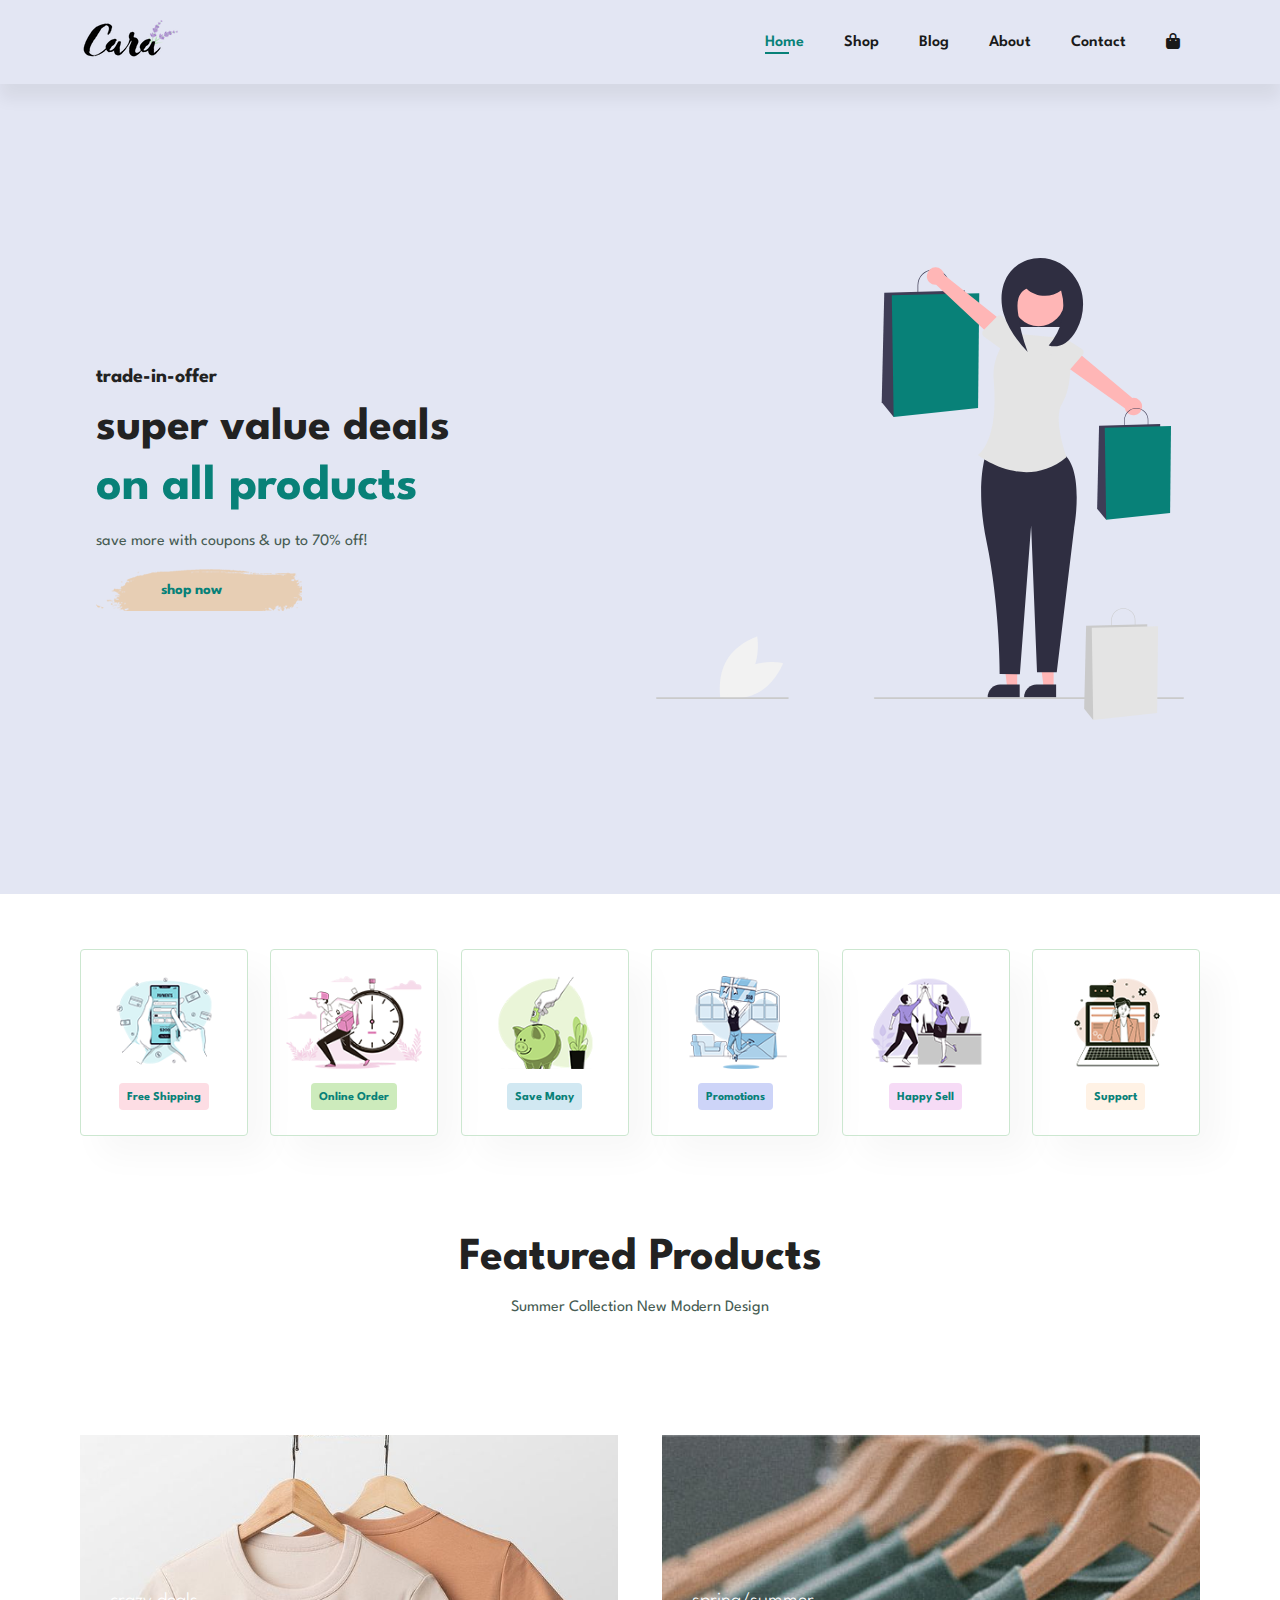
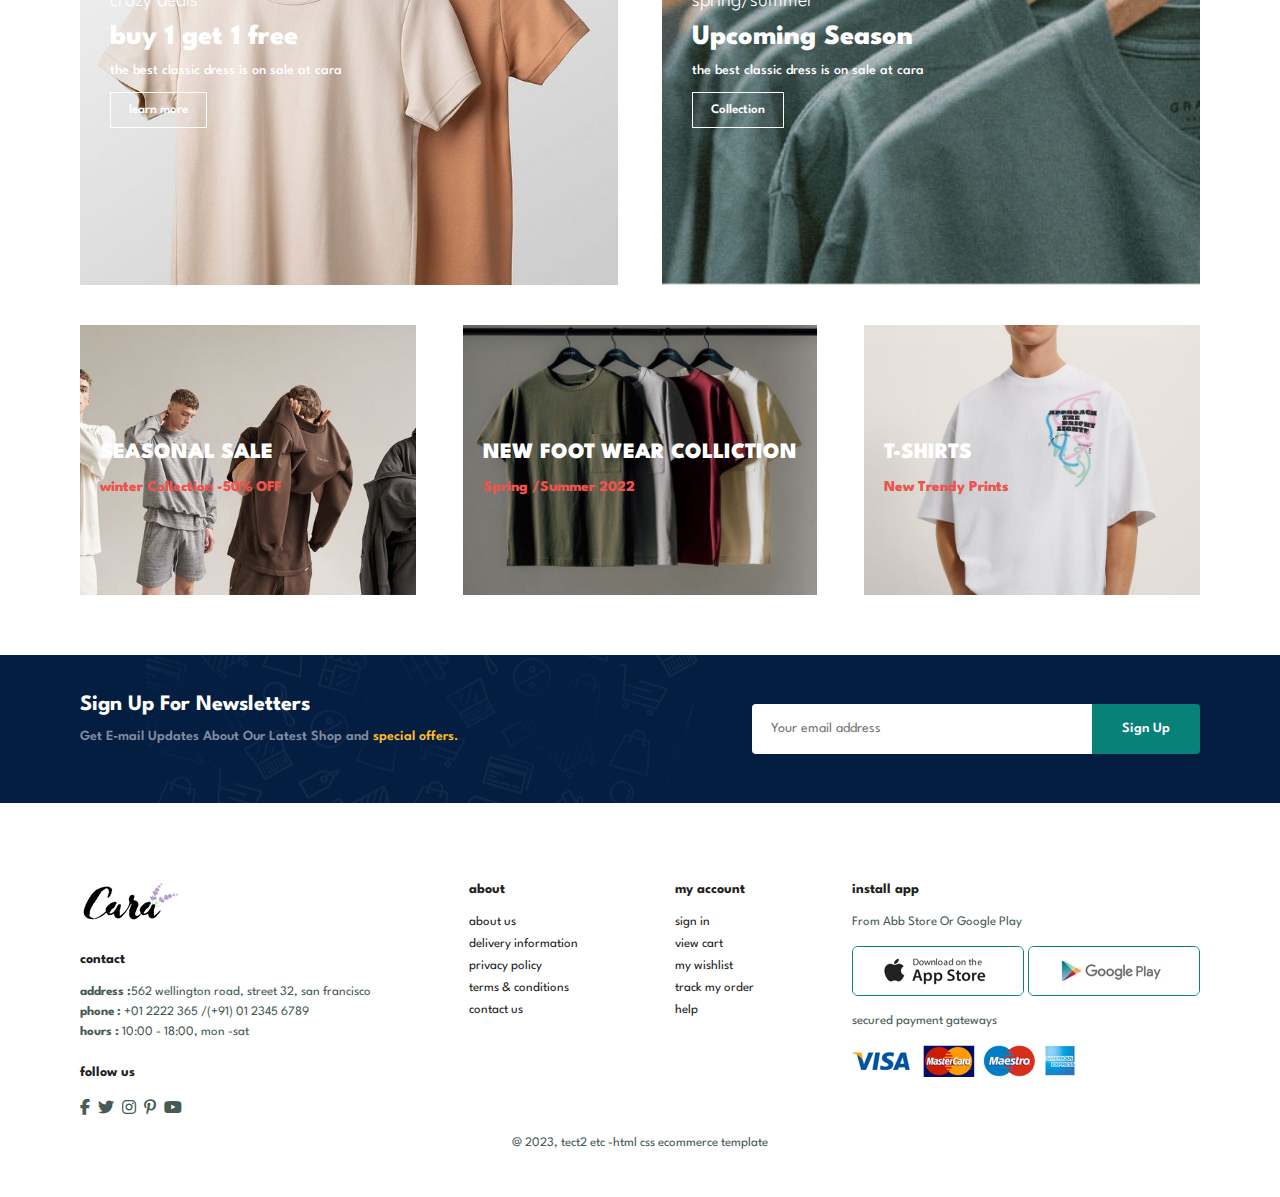
<file: index.html>
<!DOCTYPE html>
<html lang="en">
  <head>
    <meta charset="UTF-8" />
    <meta name="viewport" content="width=device-width, initial-scale=1.0" />
    <title>Home</title>
    <link rel="stylesheet" href="style.css" />

    <link rel="stylesheet" href="https://cdn.jsdelivr.net/npm/bootstrap-icons@1.11.3/font/bootstrap-icons.min.css">
    <link rel="stylesheet" href="https://cdnjs.cloudflare.com/ajax/libs/font-awesome/6.4.2/css/all.min.css">
  </head>
  <body>
    <section id="header">
      <a href=""><img src="img/logo.png" class="logo" alt="" /></a>
      <div>
        <ul id="navbar">
          <li><a class="active" href="index.html">Home</a></li>
          <li><a href="shop.html">Shop</a></li>
          <li><a href="blog.html">Blog</a></li>
          <li><a href="about.html">About</a></li>
          <li><a href="contact.html">Contact</a></li>
          <li id="lg-bag"><a href="cart.html"> <i class="fa-solid fa-bag-shopping"></i></a></li>
          <a href="" id="close"><i class="fa-solid fa-xmark"></i></a>
        </ul>
      </div>
      <div id="mobile">
        <a href="cart.html"> <i class="fa-solid fa-bag-shopping"></i></a>

        <i id="bar" class="fas fa-outdent"></i>
      </div>
    </section>

    <section id="hero">

     <div class="contentDiv">
      <h4>trade-in-offer</h4>
      <h2>super value deals</h2>
      <h1>on all products</h1>
      <p>save more with coupons & up to 70% off!</p>
      <button>shop now</button>
     </div>
     <div class="imgDiv">
      <img src="img/undraw_successful_purchase_re_mpig.svg" alt="">
    
    </div>
    </section>

    <section id="feature" class="section-p1">
      <div class="fe-box">
        <img src="img/features/f1.png" alt="" />
        <h6>Free Shipping</h6>
      </div>

      <div class="fe-box">
        <img src="img/features/f2.png" alt="" />
        <h6>Online Order</h6>
      </div>
      <div class="fe-box">
        <img src="img/features/f3.png" alt="" />
        <h6>Save Mony</h6>
      </div>
      <div class="fe-box">
        <img src="img/features/f4.png" alt="" />
        <h6>Promotions</h6>
      </div>
      <div class="fe-box">
        <img src="img/features/f5.png" alt="" />
        <h6>Happy Sell</h6>
      </div>
      <div class="fe-box">
        <img src="img/features/f6.png" alt="" />
        <h6>Support</h6>
      </div>
    </section>
    <section id="product1" class="section-p1">
      <h2>Featured Products</h2>
      <p>Summer Collection New Modern Design</p>
      
      <div class="pro-container" id="products">
        

        </div>
      </div>
    </section>


      <section id="sm-banner" class="section-p1">

        <div class="banner-box">
            <h4>crazy deals</h4>
            <h2>buy 1 get 1 free</h2>
            <span>the best classic dress is on sale at cara</span>
            <button class="white">learn more</button>
        </div>

        <div class="banner-box banner-box2">
            <h4>spring/summer</h4>
            <h2>Upcoming Season</h2>
            <span>the best classic dress is on sale at cara</span>
            <button class="white">Collection</button>
        </div>


      </section>

      <section id="banner3">
<div class="banner-box">
    <h2>SEASONAL SALE</h2>
    <h3>winter Collection -50% OFF</h3>
</div>
<div class="banner-box  banner-box2">
    <h2>NEW FOOT WEAR COLLICTION</h2>
    <h3>Spring /Summer 2022</h3>
</div><div class="banner-box banner-box3">
    <h2>T-SHIRTS</h2>
    <h3>New Trendy Prints</h3>
</div>
      </section>


<section id="newsletter" class="section-p1 section-m1">
  <div class="newstext">
    <h4>Sign Up For Newsletters</h4>
    <p>Get E-mail Updates About Our Latest Shop and <span>special offers.</span></p>
  </div>
  <div class="form">
    <input type="text" placeholder="Your email address">
  
    <button class="normal">Sign Up</button>
  </div>
</section>
<footer class="section-p1">
<div class="col">
  <img class="logo" src="img/logo.png" alt="">
  <h4>contact</h4>
  <p><strong>address :</strong>562 wellington road, street 32, san francisco</p>
  <p><strong>phone :</strong> +01 2222 365 /(+91) 01 2345 6789</p>
  <p><strong>hours :</strong> 10:00 - 18:00, mon -sat</p>
  <div class="follow">
    <h4>follow us</h4>
    <div class="icon">
      <i class="fab fa-facebook-f"></i>
      <i class="fab fa-twitter"></i>
      <i class="fab fa-instagram"></i>
      <i class="fab fa-pinterest-p"></i>
      <i class="fab fa-youtube"></i>

    </div>
  </div>
</div>

<div class="col">
  <h4>about</h4>
  <a href="">about us</a>
  <a href=""> delivery information</a>
  <a href="">privacy policy</a>
  <a href="">terms & conditions</a>
  <a href="">contact us</a>
</div>

<div class="col">
  <h4>my account</h4>
  <a href="">sign in</a>
  <a href=""> view cart</a>
  <a href="">my wishlist</a>
  <a href="">track my order</a>
  <a href="">help</a>
</div>
<div class="col install">
<h4>install app</h4>
<p>From Abb Store Or Google Play</p>
<div class="row">
  <img src="img/pay/app.jpg" alt="">
  <img src="img/pay/play.jpg" alt="">

</div>
<p>secured payment gateways</p>
<img src="img/pay/pay.png" alt="">
</div>
<div class="copyright">
  <p>@ 2023, tect2 etc -html css ecommerce template</p>
</div>
</footer>

<script  src="jQuery.js"> </script>

    <script src="script.js" ></script>
  </body>
</html>
</file>
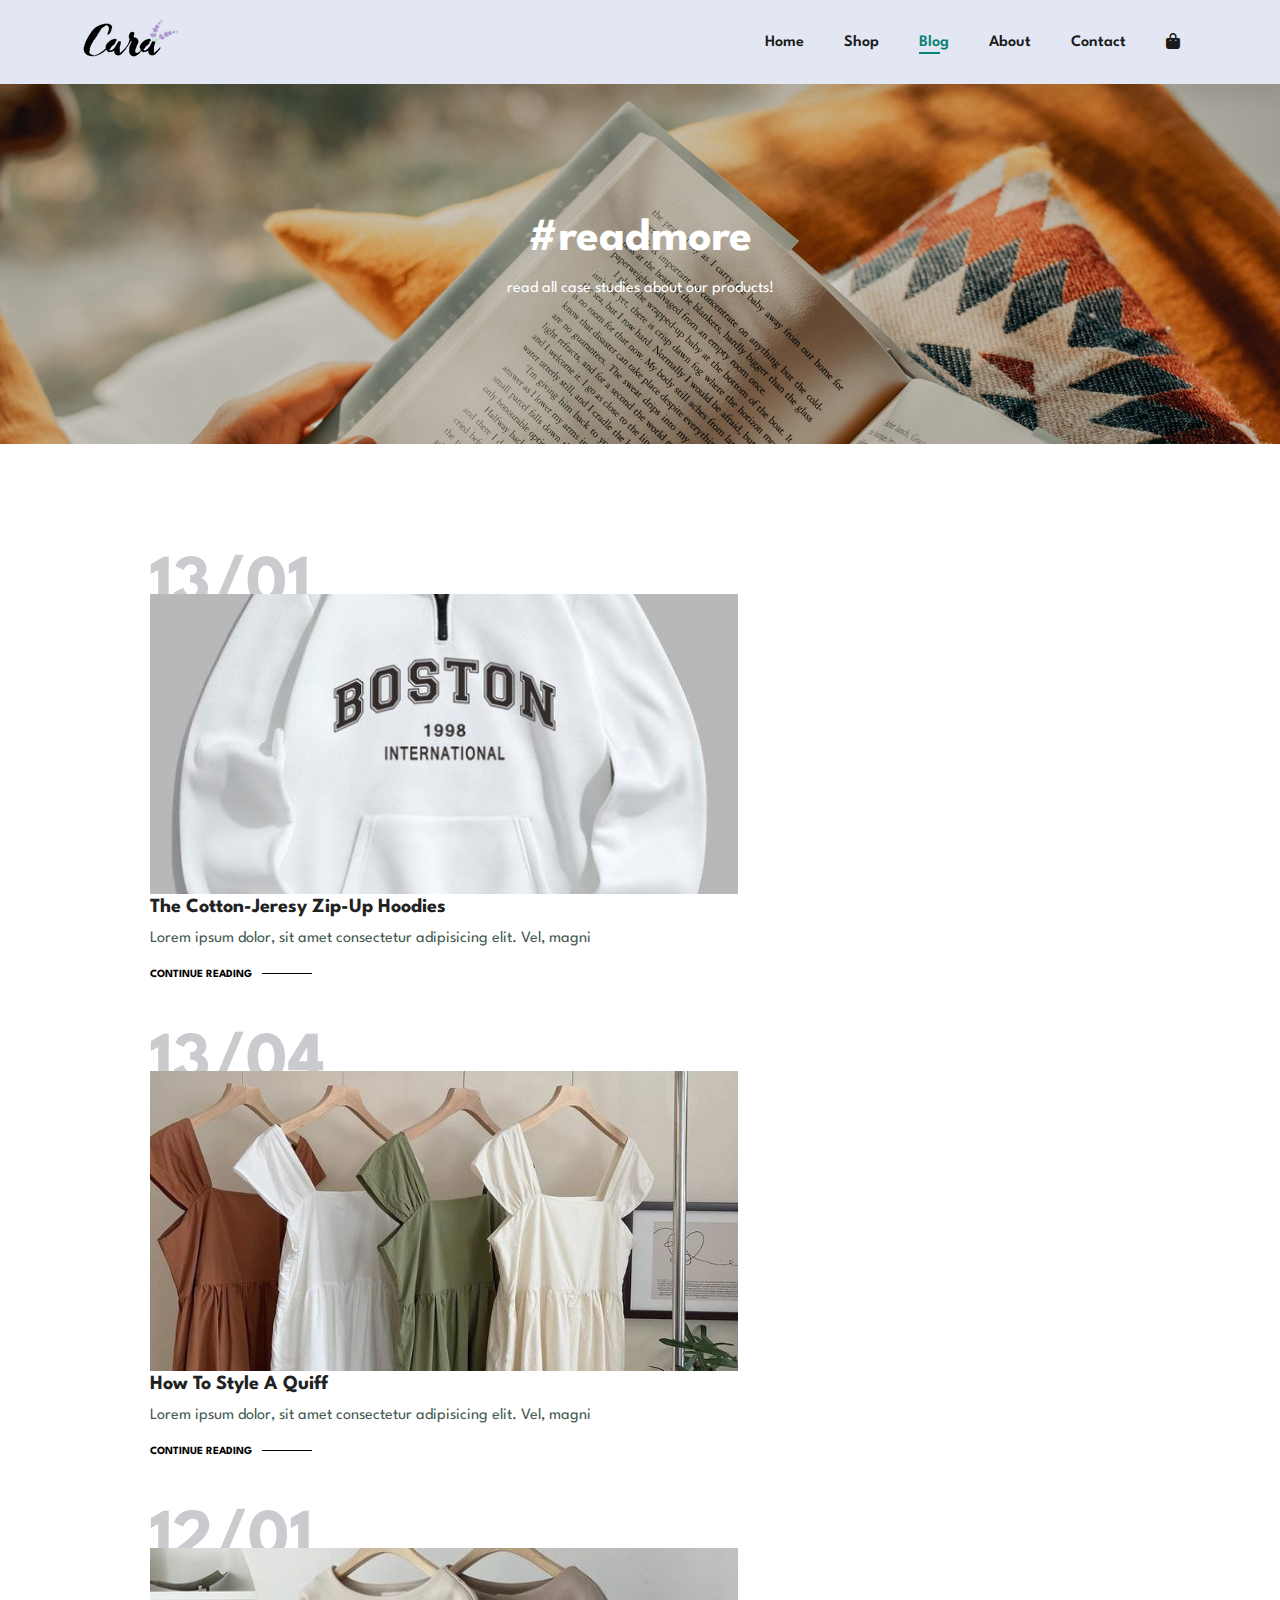
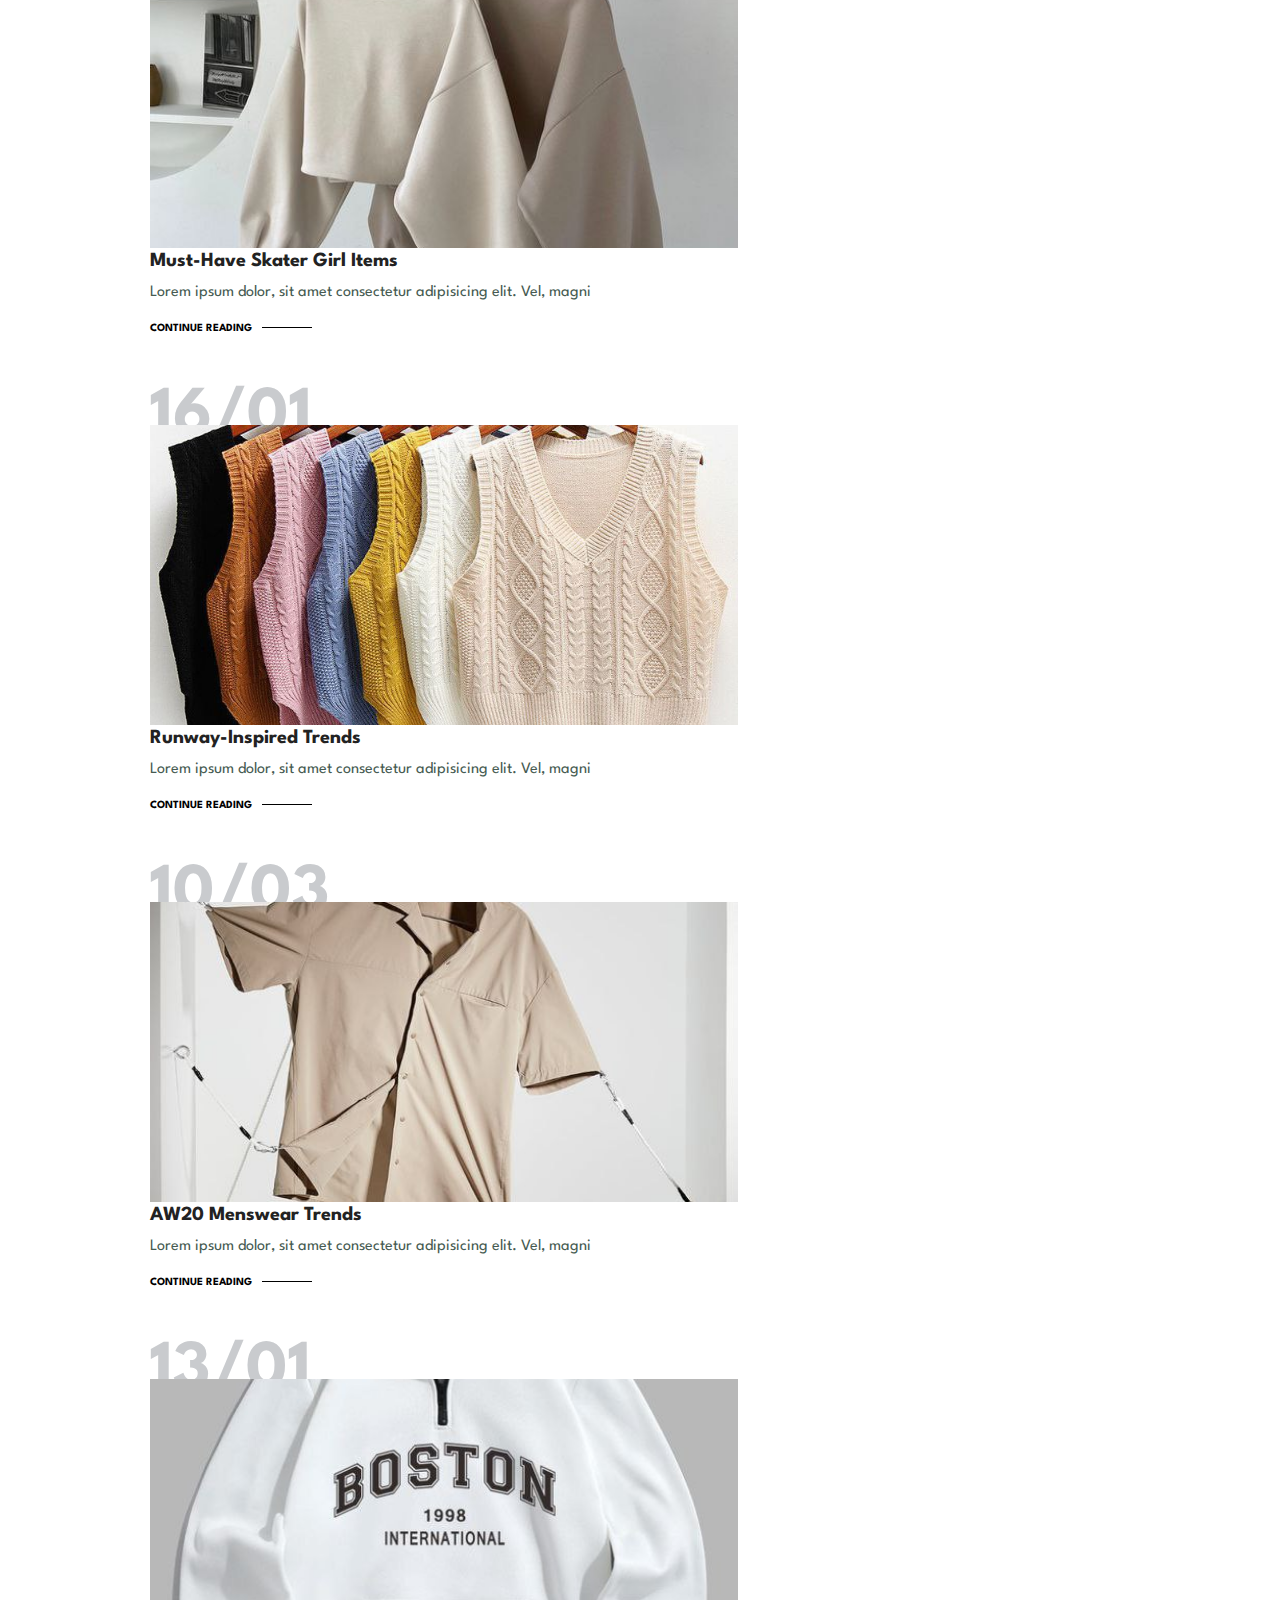
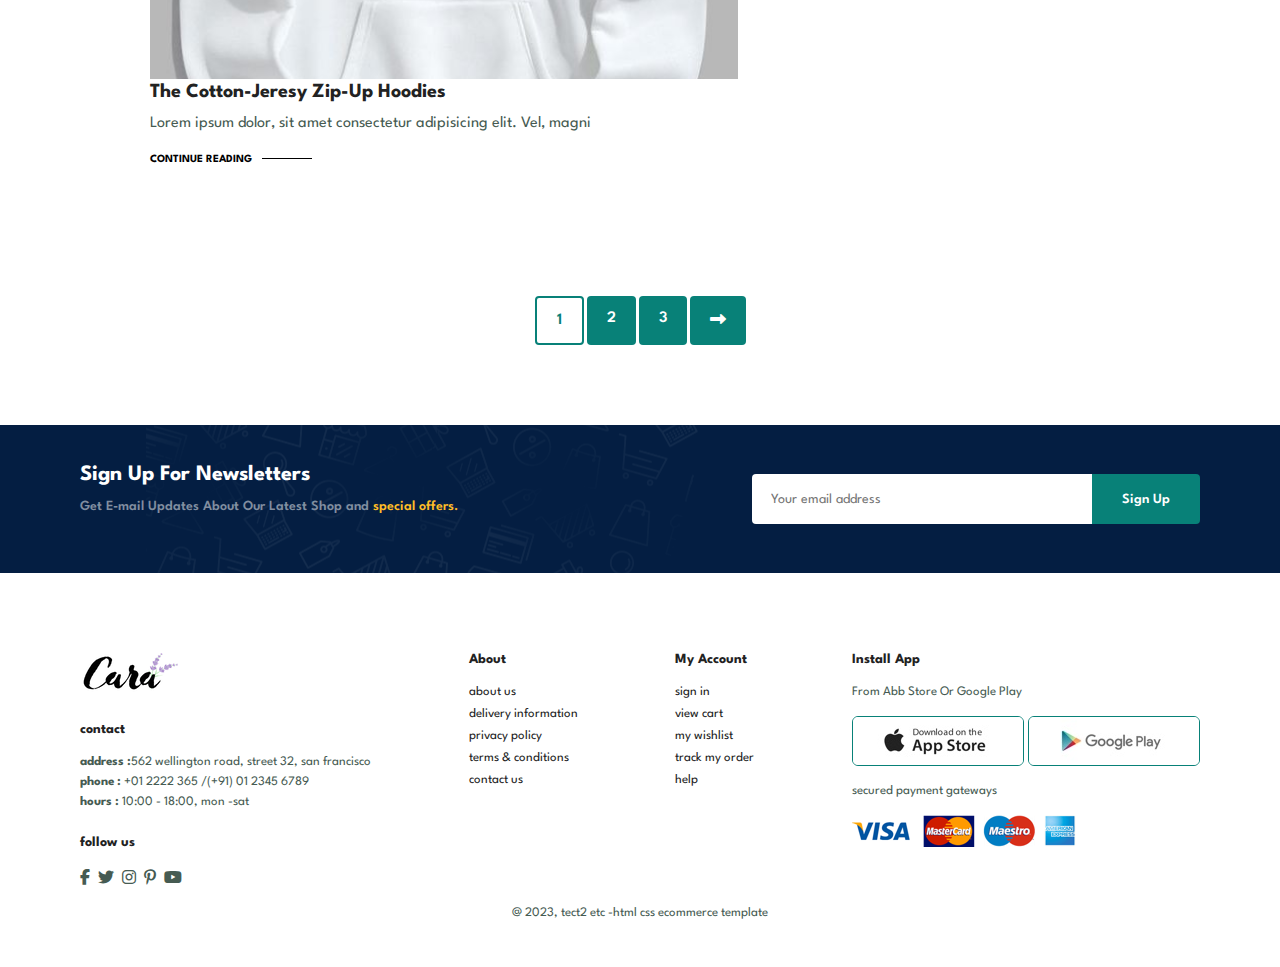
<file: blog.html>
<!DOCTYPE html>
<html lang="en">
  <head>
    <meta charset="UTF-8" />
    <meta name="viewport" content="width=device-width, initial-scale=1.0" />
    <title>blog</title>
    <link rel="stylesheet" href="style.css" />

    <link
      rel="stylesheet"
      href="https://cdnjs.cloudflare.com/ajax/libs/font-awesome/6.4.2/css/all.min.css"
    />
  </head>
  <body>
    <section id="header">
      <a href=""><img src="img/logo.png" class="logo" alt="" /></a>
      <div>
        <ul id="navbar">
          <li><a href="index.html">Home</a></li>
          <li><a  href="shop.html">Shop</a></li>
          <li><a  class="active" href="blog.html">Blog</a></li>
          <li><a href="about.html">About</a></li>
          <li><a href="contact.html">Contact</a></li>
          <li id="lg-bag">
            <a href="cart.html"> <i class="fa-solid fa-bag-shopping"></i></a>
          </li>
          <a href="" id="close"><i class="fa-solid fa-xmark"></i></a>
        </ul>
      </div>
      <div id="mobile">
        <a href="cart.html"> <i class="fa-solid fa-bag-shopping"></i></a>

        <i id="bar" class="fas fa-outdent"></i>
      </div>
    </section>

    <section id="page-header" class="blog-header">
      <h2>#readmore</h2>
      <p>read all case studies about our products!</p>
    </section>

    <section id="blog" class="blog">
        <div class="blog-box">
            <div class="blog-img">
                <img src="img2/photo_12_2023-09-03_16-01-21.jpg" alt="">
            </div>
            <div class="blog-details">
                <h4>The Cotton-Jeresy Zip-Up Hoodies</h4>
                <p>Lorem ipsum dolor, sit amet consectetur adipisicing elit. Vel, magni </p>
                <a href="">CONTINUE READING</a>
              
            </div>
            <h1>13/01</h1>
        </div>
        <div class="blog-box">
          <div class="blog-img">
              <img src="img2/photo_25_2023-09-03_15-04-20.jpg" alt="">
          </div>
          <div class="blog-details">
              <h4>How To Style A Quiff</h4>
              <p>Lorem ipsum dolor, sit amet consectetur adipisicing elit. Vel, magni </p>
              <a href="">CONTINUE READING</a>
            
          </div>
          <h1>13/04</h1>
      </div>
      <div class="blog-box">
        <div class="blog-img">
            <img src="img2/photo_14_2023-09-03_16-01-21.jpg" alt="">
        </div>
        <div class="blog-details">
            <h4>Must-Have Skater Girl Items</h4>
            <p>Lorem ipsum dolor, sit amet consectetur adipisicing elit. Vel, magni </p>
            <a href="">CONTINUE READING</a>
          
        </div>
        <h1>12/01</h1>
    </div>
    <div class="blog-box">
      <div class="blog-img">
          <img src="img2/photo_8_2023-09-03_16-01-21.jpg" alt="">
      </div>
      <div class="blog-details">
          <h4>Runway-Inspired Trends</h4>
          <p>Lorem ipsum dolor, sit amet consectetur adipisicing elit. Vel, magni </p>
          <a href="">CONTINUE READING</a>
        
      </div>
      <h1>16/01</h1>
  </div>
  <div class="blog-box">
    <div class="blog-img">
        <img src="img2/photo_5_2023-09-03_15-04-20.jpg" alt="">
    </div>
    <div class="blog-details">
        <h4>AW20 Menswear Trends</h4>
        <p>Lorem ipsum dolor, sit amet consectetur adipisicing elit. Vel, magni </p>
        <a href="">CONTINUE READING</a>
      
    </div>
    <h1>10/03</h1>
</div>
<div class="blog-box">
  <div class="blog-img">
      <img src="img2/photo_12_2023-09-03_16-01-21.jpg" alt="">
  </div>
  <div class="blog-details">
      <h4>The Cotton-Jeresy Zip-Up Hoodies</h4>
      <p>Lorem ipsum dolor, sit amet consectetur adipisicing elit. Vel, magni </p>
      <a href="">CONTINUE READING</a>
    
  </div>
  <h1>13/01</h1>
</div>
<div class="blog-box">
<div class="blog-img">
    <img src="img2/photo_25_2023-09-03_15-04-20.jpg" alt="">
</div>
<div class="blog-details">
    <h4>How To Style A Quiff</h4>
    <p>Lorem ipsum dolor, sit amet consectetur adipisicing elit. Vel, magni </p>
    <a href="">CONTINUE READING</a>
  
</div>
<h1>13/04</h1>
</div>
<div class="blog-box">
<div class="blog-img">
  <img src="img2/photo_14_2023-09-03_16-01-21.jpg" alt="">
</div>
<div class="blog-details">
  <h4>Must-Have Skater Girl Items</h4>
  <p>Lorem ipsum dolor, sit amet consectetur adipisicing elit. Vel, magni </p>
  <a href="">CONTINUE READING</a>

</div>
<h1>12/01</h1>
</div>
<div class="blog-box">
<div class="blog-img">
<img src="img2/photo_8_2023-09-03_16-01-21.jpg" alt="">
</div>
<div class="blog-details">
<h4>Runway-Inspired Trends</h4>
<p>Lorem ipsum dolor, sit amet consectetur adipisicing elit. Vel, magni </p>
<a href="">CONTINUE READING</a>

</div>
<h1>16/01</h1>
</div>
<div class="blog-box">
<div class="blog-img">
<img src="img2/photo_5_2023-09-03_15-04-20.jpg" alt="">
</div>
<div class="blog-details">
<h4>AW20 Menswear Trends</h4>
<p>Lorem ipsum dolor, sit amet consectetur adipisicing elit. Vel, magni </p>
<a href="">CONTINUE READING</a>

</div>
<h1>10/03</h1>
</div>
<div class="blog-box">
  <div class="blog-img">
      <img src="img2/photo_12_2023-09-03_16-01-21.jpg" alt="">
  </div>
  <div class="blog-details">
      <h4>The Cotton-Jeresy Zip-Up Hoodies</h4>
      <p>Lorem ipsum dolor, sit amet consectetur adipisicing elit. Vel, magni </p>
      <a href="">CONTINUE READING</a>
    
  </div>
  <h1>13/01</h1>
</div>
<div class="blog-box">
<div class="blog-img">
    <img src="img2/photo_25_2023-09-03_15-04-20.jpg" alt="">
</div>
<div class="blog-details">
    <h4>How To Style A Quiff</h4>
    <p>Lorem ipsum dolor, sit amet consectetur adipisicing elit. Vel, magni </p>
    <a href="">CONTINUE READING</a>
  
</div>
<h1>13/04</h1>
</div>
<div class="blog-box">
<div class="blog-img">
  <img src="img2/photo_14_2023-09-03_16-01-21.jpg" alt="">
</div>
<div class="blog-details">
  <h4>Must-Have Skater Girl Items</h4>
  <p>Lorem ipsum dolor, sit amet consectetur adipisicing elit. Vel, magni </p>
  <a href="">CONTINUE READING</a>

</div>
<h1>12/01</h1>
</div>
<div class="blog-box">
<div class="blog-img">
<img src="img2/photo_8_2023-09-03_16-01-21.jpg" alt="">
</div>
<div class="blog-details">
<h4>Runway-Inspired Trends</h4>
<p>Lorem ipsum dolor, sit amet consectetur adipisicing elit. Vel, magni </p>
<a href="">CONTINUE READING</a>

</div>
<h1>16/01</h1>
</div>
<div class="blog-box">
<div class="blog-img">
<img src="img2/photo_5_2023-09-03_15-04-20.jpg" alt="">
</div>
<div class="blog-details">
<h4>AW20 Menswear Trends</h4>
<p>Lorem ipsum dolor, sit amet consectetur adipisicing elit. Vel, magni </p>
<a href="">CONTINUE READING</a>

</div>
<h1>10/03</h1>
</div>
    </section>
    <ul id="pagination" class="listpage section-p1 ">
      <li href="">1</li>
      <li href="">2</li>

    </ul>
  

    <section id="newsletter" class="section-p1 section-m1">
      <div class="newstext">
        <h4>Sign Up For Newsletters</h4>
        <p>
          Get E-mail Updates About Our Latest Shop and
          <span>special offers.</span>
        </p>
      </div>
      <div class="form">
        <input type="text" placeholder="Your email address" />

        <button class="normal">Sign Up</button>
      </div>
    </section>

    <footer class="section-p1">
      <div class="col">
        <img class="logo" src="img/logo.png" alt="" />
        <h4>contact</h4>
        <p>
          <strong>address :</strong>562 wellington road, street 32, san
          francisco
        </p>
        <p><strong>phone :</strong> +01 2222 365 /(+91) 01 2345 6789</p>
        <p><strong>hours :</strong> 10:00 - 18:00, mon -sat</p>
        <div class="follow">
          <h4>follow us</h4>
          <div class="icon">
            <i class="fab fa-facebook-f"></i>
            <i class="fab fa-twitter"></i>
            <i class="fab fa-instagram"></i>
            <i class="fab fa-pinterest-p"></i>
            <i class="fab fa-youtube"></i>
          </div>
        </div>
      </div>

      <div class="col">
        <h4>About</h4>
        <a href="">about us</a>
        <a href=""> delivery information</a>
        <a href="">privacy policy</a>
        <a href="">terms & conditions</a>
        <a href="">contact us</a>
      </div>

      <div class="col">
        <h4>My Account</h4>
        <a href="">sign in</a>
        <a href=""> view cart</a>
        <a href="">my wishlist</a>
        <a href="">track my order</a>
        <a href="">help</a>
      </div>
      <div class="col install">
        <h4>Install App</h4>
        <p>From Abb Store Or Google Play</p>
        <div class="row">
          <img src="img/pay/app.jpg" alt="" />
          <img src="img/pay/play.jpg" alt="" />
        </div>
        <p>secured payment gateways</p>
        <img src="img/pay/pay.png" alt="" />
      </div>
      <div class="copyright">
        <p>@ 2023, tect2 etc -html css ecommerce template</p>
      </div>
    </footer>

    <script src="script.js"></script>
  </body>
</html>
</file>
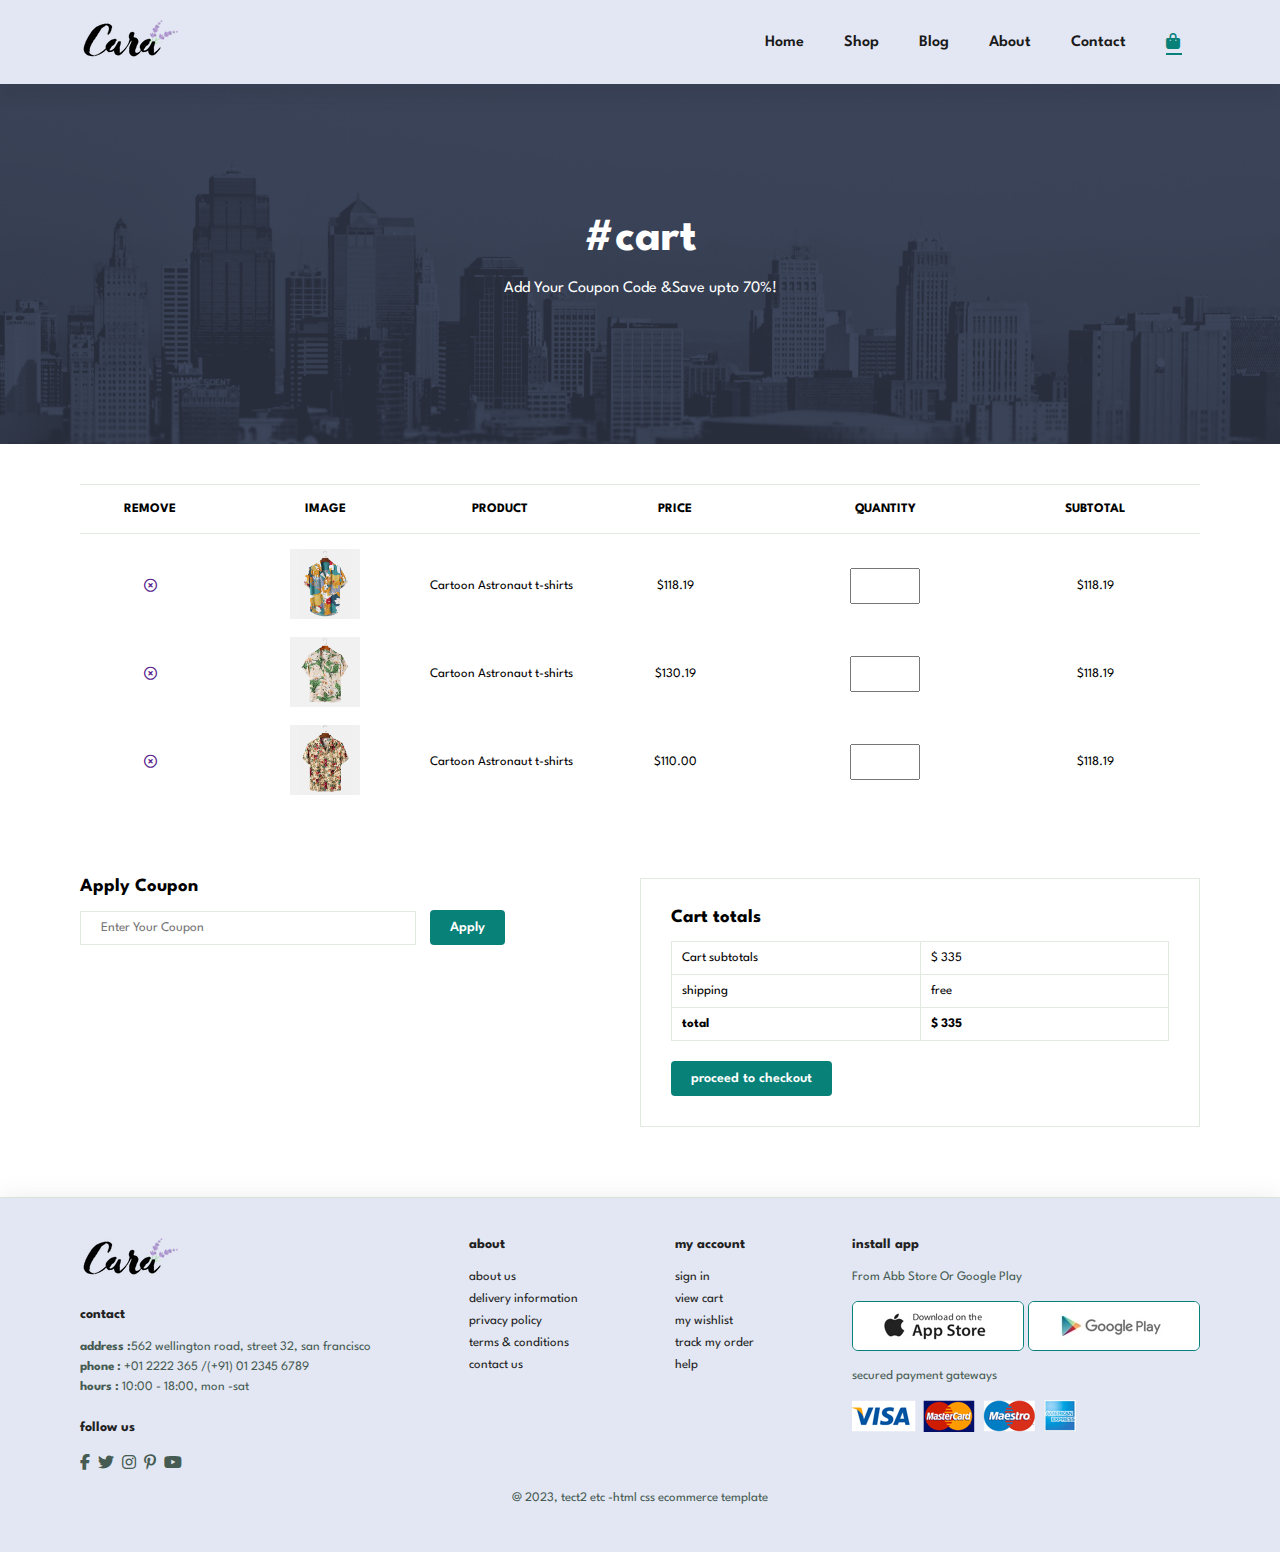
<file: cart.html>
<!DOCTYPE html>
<html lang="en">
  <head>
    <meta charset="UTF-8" />
    <meta name="viewport" content="width=device-width, initial-scale=1.0" />
    <title>cart</title>
    <link rel="stylesheet" href="style.css" />

    <link
      rel="stylesheet"
      href="https://cdnjs.cloudflare.com/ajax/libs/font-awesome/6.4.2/css/all.min.css"
    />

  </head>
  <body>
    <section id="header">
      <a href=""><img src="img/logo.png" class="logo" alt="" /></a>
      <div>
        <ul id="navbar">
          <li><a href="index.html">Home</a></li>
          <li><a  href="shop.html">Shop</a></li>
          <li><a  href="blog.html">Blog</a></li>
          <li><a  href="about.html">About</a></li>
          <li><a  href="contact.html">Contact</a></li>
          <li id="lg-bag">
            <a class="active" href="cart.html"> <i class="fa-solid fa-bag-shopping"></i></a>
          </li>
          <a href="" id="close"><i class="fa-solid fa-xmark"></i></a>
        </ul>
      </div>
      <div id="mobile">
        <a href="cart.html"> <i class="fa-solid fa-bag-shopping"></i></a>

        <i id="bar" class="fas fa-outdent"></i>
      </div>
    </section>

    <section id="page-header" class="about-header">
      <h2>#cart</h2>
      <p>Add Your Coupon Code &Save upto 70%!</p>
    </section>
    <section id="cart" class="section-p1">
        <table width="100%" >
            <thead>
                <tr>
                    <td>Remove</td>
                    <td>Image</td>
                    <td>Product</td>
                    <td>Price</td>
                    <td>Quantity</td>
                    <td>Subtotal</td>
                </tr>
            </thead>
            <tbody id="cartContent">
             





            <tr>
              <td><a href=""><i class="fa-regular fa-circle-xmark"></i></a></td>
              <td><img src="img/products/f1.jpg" alt=""></td>
              <td>Cartoon Astronaut t-shirts</td>
              <td>$118.19</td>
              <td><input type="number"></td>
              <td>$118.19</td>

          </tr>
          <tr>
              <td><a href=""><i class="fa-regular fa-circle-xmark"></i></a></td>
              <td><img src="img/products/f2.jpg" alt=""></td>
              <td>Cartoon Astronaut t-shirts</td>
              <td>$130.19</td>
              <td><input type="number"></td>
              <td>$118.19</td>

          </tr>
          <tr>
              <td><a href=""><i class="fa-regular fa-circle-xmark"></i></a></td>
              <td><img src="img/products/f3.jpg" alt=""></td>
              <td>Cartoon Astronaut t-shirts</td>
              <td>$110.00</td>
              <td><input type="number"></td>
              <td>$118.19</td>

          </tr> 
          
              
            </tbody>

        </table>

    </section>
    <section id="cart-add" class="section-p1">
        <div id="coupon">
            <h3>Apply Coupon</h3>
            <input type="text" placeholder="Enter Your Coupon">
            <button class="normal">Apply</button>
        </div>
        <div id="subtotal">
            <h3>Cart totals</h3>
            <table>
                <tr>
                    <td>Cart subtotals</td>
                    <td>$ 335</td>
                </tr>
                <tr>
                    <td>shipping</td>
                    <td>free</td>
                </tr>
                <tr>
                    <td><strong>total</strong></td>
                    <td><strong>$ 335</strong></td>
                </tr>
            </table>
            <button class="normal">proceed to checkout </button>
        </div>

    </section>

    <footer id="footer-color" class="section-p1">
      <div class="col">
        <img class="logo" src="img/logo.png" alt="" />
        <h4>contact</h4>
        <p>
          <strong>address :</strong>562 wellington road, street 32, san
          francisco
        </p>
        <p><strong>phone :</strong> +01 2222 365 /(+91) 01 2345 6789</p>
        <p><strong>hours :</strong> 10:00 - 18:00, mon -sat</p>
        <div class="follow">
          <h4>follow us</h4>
          <div class="icon">
            <i class="fab fa-facebook-f"></i>
            <i class="fab fa-twitter"></i>
            <i class="fab fa-instagram"></i>
            <i class="fab fa-pinterest-p"></i>
            <i class="fab fa-youtube"></i>
          </div>
        </div>
      </div>

      <div class="col">
        <h4>about</h4>
        <a href="">about us</a>
        <a href=""> delivery information</a>
        <a href="">privacy policy</a>
        <a href="">terms & conditions</a>
        <a href="">contact us</a>
      </div>

      <div class="col">
        <h4>my account</h4>
        <a href="">sign in</a>
        <a href=""> view cart</a>
        <a href="">my wishlist</a>
        <a href="">track my order</a>
        <a href="">help</a>
      </div>
      <div class="col install">
        <h4>install app</h4>
        <p>From Abb Store Or Google Play</p>
        <div class="row">
          <img src="img/pay/app.jpg" alt="" />
          <img src="img/pay/play.jpg" alt="" />
        </div>
        <p>secured payment gateways</p>
        <img src="img/pay/pay.png" alt="" />
      </div>
      <div class="copyright">
        <p>@ 2023, tect2 etc -html css ecommerce template</p>
      </div>
    </footer>
    <script  src="jQuery.js"> </script>
    <script src="script.js"></script>
  </body>
</html>
</file>
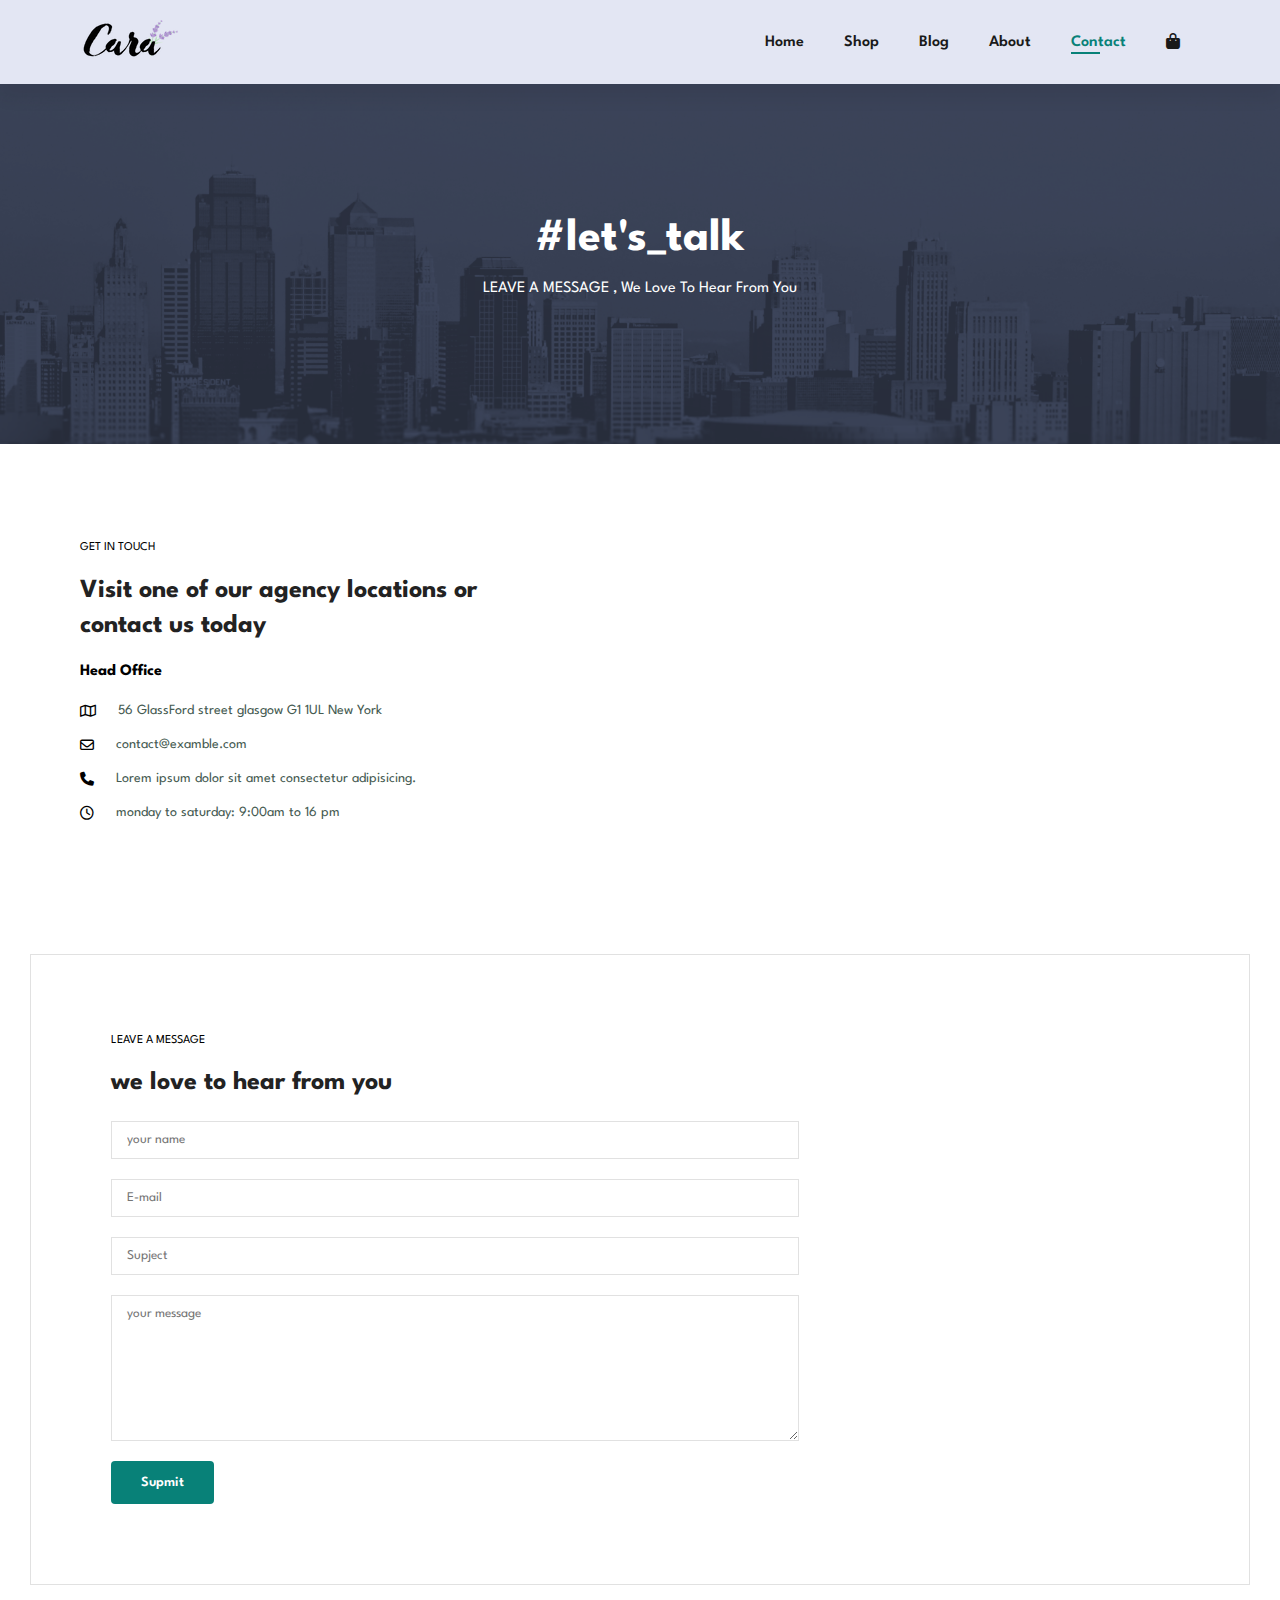
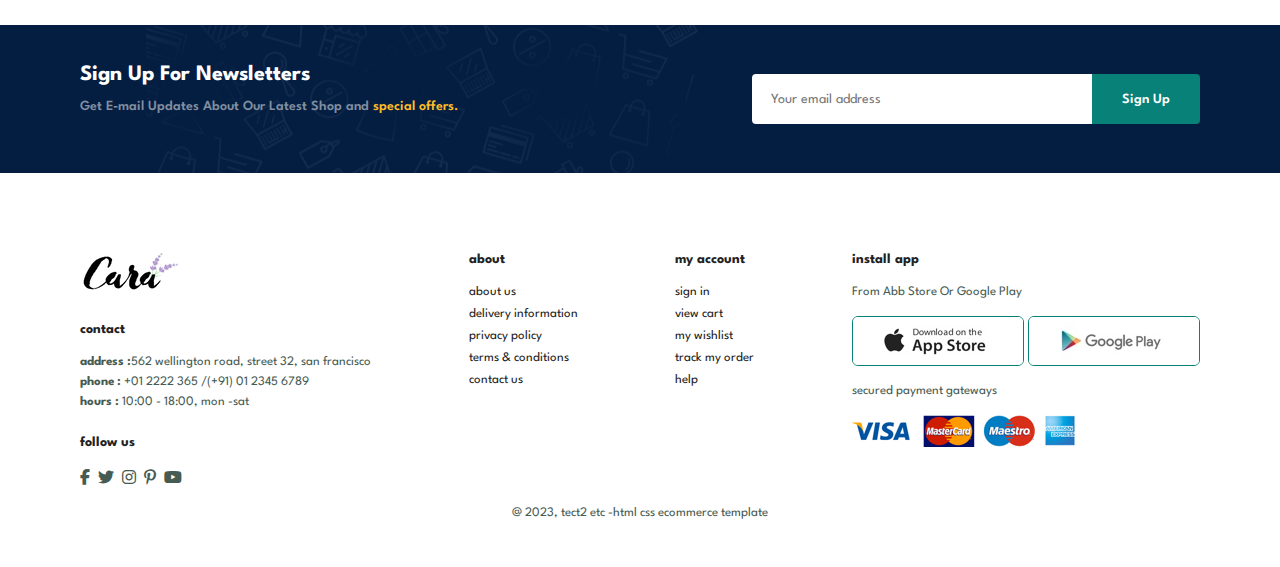
<file: contact.html>
<!DOCTYPE html>
<html lang="en">
  <head>
    <meta charset="UTF-8" />
    <meta name="viewport" content="width=device-width, initial-scale=1.0" />
    <title>contact</title>
    <link rel="stylesheet" href="style.css" />

    <link
      rel="stylesheet"
      href="https://cdnjs.cloudflare.com/ajax/libs/font-awesome/6.4.2/css/all.min.css"
    />
  </head>
  <body>
    <section id="header">
      <a href=""><img src="img/logo.png" class="logo" alt="" /></a>
      <div>
        <ul id="navbar">
          <li><a href="index.html">Home</a></li>
          <li><a  href="shop.html">Shop</a></li>
          <li><a  href="blog.html">Blog</a></li>
          <li><a  href="about.html">About</a></li>
          <li><a  class="active" href="contact.html">Contact</a></li>
          <li id="lg-bag">
            <a href="cart.html"> <i class="fa-solid fa-bag-shopping"></i></a>
          </li>
          <a href="" id="close"><i class="fa-solid fa-xmark"></i></a>
        </ul>
      </div>
      <div id="mobile">
        <a href="cart.html"> <i class="fa-solid fa-bag-shopping"></i></a>

        <i id="bar" class="fas fa-outdent"></i>
      </div>
    </section>

    <section id="page-header" class="about-header">
      <h2>#let's_talk</h2>
      <p>LEAVE A MESSAGE , We Love To Hear From You</p>
    </section>
    <section id="contact-details" class="section-p1">
        <div class="details">
            <span>GET IN TOUCH</span>
            <h2> Visit one of our agency locations or contact us today </h2>
            <h3> Head Office</h3>
            <div>
                <li>
                  <i class="fa-regular fa-map"></i>
                    <p>56 GlassFord street glasgow G1 1UL New York</p>
                </li>
                <li>
                  <i class="fa-regular fa-envelope"></i>
                    <p>contact@examble.com</p>
                </li>
                <li>
                  <i class="fa-solid fa-phone"></i>
                    <p>Lorem ipsum dolor sit amet consectetur adipisicing.</p>
                </li>
                <li>
                  <i class="fa-regular fa-clock"></i>
                    <p>monday to saturday: 9:00am to 16 pm</p>
                </li>

            </div>

        </div>
        <div class="map">
            <iframe src="https://www.google.com/maps/embed?pb=!1m18!1m12!1m3!1d9879.332855115481!2d-1.2734976224373225!3d51.75437333845351!2m3!1f0!2f0!3f0!3m2!1i1024!2i768!4f13.1!3m3!1m2!1s0x4876c6a9ef8c485b%3A0xd2ff1883a001afed!2sUniversity%20of%20Oxford!5e0!3m2!1sen!2seg!4v1693224042835!5m2!1sen!2seg" width="600" height="450" style="border:0;" allowfullscreen="" loading="lazy" referrerpolicy="no-referrer-when-downgrade"></iframe>
        </div>
    </section>
    <section id="form-details">
       <form action="">
        <span>LEAVE A MESSAGE</span>
        <h2>we love to hear from you</h2>
        <input type="text" placeholder="your name">
        <input type="text" placeholder="E-mail">
        <input type="text" placeholder="Supject">
        <textarea name="" id="" cols="30" rows="10" placeholder="your message"></textarea>
        <button class="normal">Supmit</button>

        
       </form> 
       <div class="people">
       
       </div>
    </section>


    

  <section id="newsletter" class="section-p1 section-m1">
    <div class="newstext">
      <h4>Sign Up For Newsletters</h4>
      <p >Get E-mail Updates About Our Latest Shop and <span>special offers.</span></p>
    </div>
    <div class="form">
      <input type="text" placeholder="Your email address">
    
      <button class="normal">Sign Up</button>
    </div>
  </section>

    <footer class="section-p1">
      <div class="col">
        <img class="logo" src="img/logo.png" alt="" />
        <h4>contact</h4>
        <p>
          <strong>address :</strong>562 wellington road, street 32, san
          francisco
        </p>
        <p><strong>phone :</strong> +01 2222 365 /(+91) 01 2345 6789</p>
        <p><strong>hours :</strong> 10:00 - 18:00, mon -sat</p>
        <div class="follow">
          <h4>follow us</h4>
          <div class="icon">
            <i class="fab fa-facebook-f"></i>
            <i class="fab fa-twitter"></i>
            <i class="fab fa-instagram"></i>
            <i class="fab fa-pinterest-p"></i>
            <i class="fab fa-youtube"></i>
          </div>
        </div>
      </div>

      <div class="col">
        <h4>about</h4>
        <a href="">about us</a>
        <a href=""> delivery information</a>
        <a href="">privacy policy</a>
        <a href="">terms & conditions</a>
        <a href="">contact us</a>
      </div>

      <div class="col">
        <h4>my account</h4>
        <a href="">sign in</a>
        <a href=""> view cart</a>
        <a href="">my wishlist</a>
        <a href="">track my order</a>
        <a href="">help</a>
      </div>
      <div class="col install">
        <h4>install app</h4>
        <p>From Abb Store Or Google Play</p>
        <div class="row">
          <img src="img/pay/app.jpg" alt="" />
          <img src="img/pay/play.jpg" alt="" />
        </div>
        <p>secured payment gateways</p>
        <img src="img/pay/pay.png" alt="" />
      </div>
      <div class="copyright">
        <p>@ 2023, tect2 etc -html css ecommerce template</p>
      </div>
    </footer>
    <script  src="jQuery.js"> </script>

    <script src="script.js"></script>
  </body>
</html>
</file>
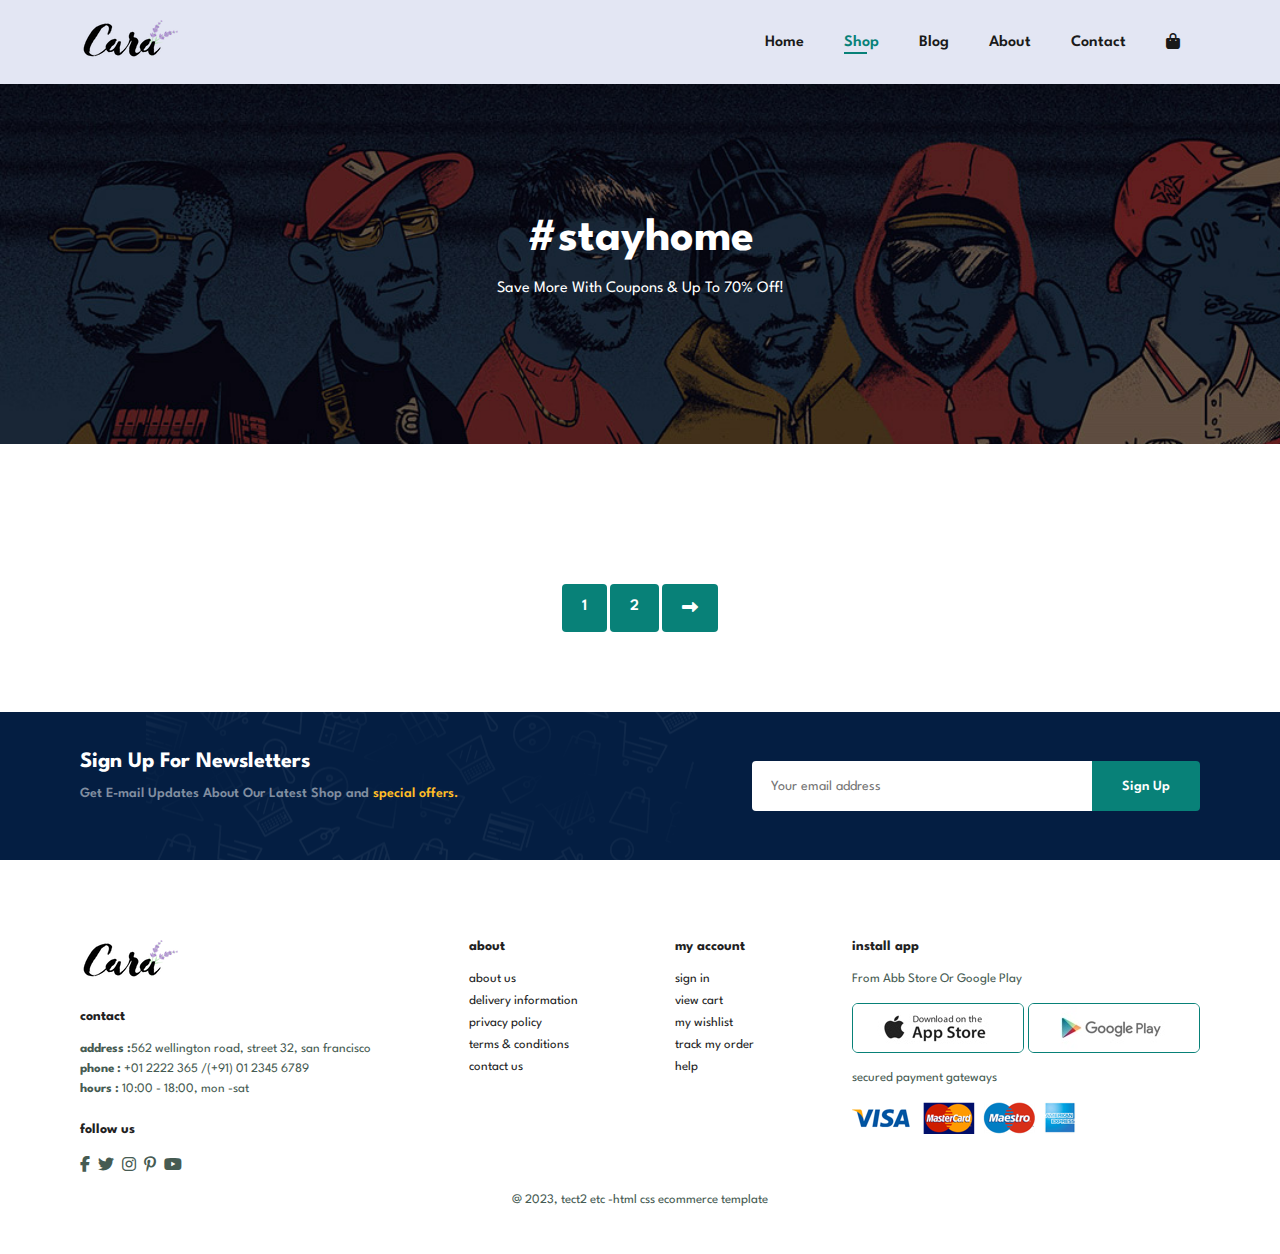
<file: shop.html>
<!DOCTYPE html>
<html lang="en">

<head>
  <meta charset="UTF-8" />
  <meta name="viewport" content="width=device-width, initial-scale=1.0" />
  <title>SHOP</title>
  <link rel="stylesheet" href="style.css" />

  <link rel="stylesheet" href="https://cdnjs.cloudflare.com/ajax/libs/font-awesome/6.4.2/css/all.min.css" />
  <link rel="stylesheet"
    href="https://fonts.googleapis.com/css2?family=Material+Symbols+Outlined:opsz,wght,FILL,GRAD@20..48,100..700,0..1,-50..200" />
  <link rel="stylesheet" href="https://cdn.jsdelivr.net/npm/bootstrap-icons@1.11.3/font/bootstrap-icons.min.css">
</head>

<body>
  <section id="header">
    <a href=""><img src="img/logo.png" class="logo" alt="" /></a>
    <div>
      <ul id="navbar">

        <li><a href="index.html">Home</a></li>
        <li><a class="active" href="shop.html">Shop</a></li>
        <li><a href="blog.html">Blog</a></li>
        <li><a href="about.html">About</a></li>
        <li><a href="contact.html">Contact</a></li>
        <li id="lg-bag">
          <a href="cart.html"> <i class="fa-solid fa-bag-shopping"></i></a>
        </li>
        <a href="" id="close"><i class="fa-solid fa-xmark"></i></a>
      </ul>
    </div>
    <div id="mobile">
      <a href="cart.html"> <i class="fa-solid fa-bag-shopping"></i></a>

      <i id="bar" class="fas fa-outdent"></i>
    </div>
  </section>

  <section id="page-header">
    <h2>#stayhome</h2>
    <p>Save More With Coupons & Up To 70% Off!</p>
  </section>

  <section id="product1" class="section-p1">
    <div class="pro-container">

    </div>

    </div>
    </div>
  </section>

  <ul id="shop-pagination" class="pageList section-p1 ">
    <li href="">1</li>
    <li href="">2</li>
    <li href=""><i class="fa-solid fa-right-long"></i></li>

  </ul>

  <section id="newsletter" class="section-p1 section-m1">
    <div class="newstext">
      <h4>Sign Up For Newsletters</h4>
      <p>
        Get E-mail Updates About Our Latest Shop and
        <span>special offers.</span>
      </p>
    </div>
    <div class="form">
      <input type="text" placeholder="Your email address" />

      <button class="normal">Sign Up</button>
    </div>
  </section>

  <footer class="section-p1">
    <div class="col">
      <img class="logo" src="img/logo.png" alt="" />
      <h4>contact</h4>
      <p>
        <strong>address :</strong>562 wellington road, street 32, san
        francisco
      </p>
      <p><strong>phone :</strong> +01 2222 365 /(+91) 01 2345 6789</p>
      <p><strong>hours :</strong> 10:00 - 18:00, mon -sat</p>
      <div class="follow">
        <h4>follow us</h4>
        <div class="icon">
          <i class="fab fa-facebook-f"></i>
          <i class="fab fa-twitter"></i>
          <i class="fab fa-instagram"></i>
          <i class="fab fa-pinterest-p"></i>
          <i class="fab fa-youtube"></i>
        </div>
      </div>
    </div>

    <div class="col">
      <h4>about</h4>
      <a href="">about us</a>
      <a href=""> delivery information</a>
      <a href="">privacy policy</a>
      <a href="">terms & conditions</a>
      <a href="">contact us</a>
    </div>

    <div class="col">
      <h4>my account</h4>
      <a href="">sign in</a>
      <a href=""> view cart</a>
      <a href="">my wishlist</a>
      <a href="">track my order</a>
      <a href="">help</a>
    </div>
    <div class="col install">
      <h4>install app</h4>
      <p>From Abb Store Or Google Play</p>
      <div class="row">
        <img src="img/pay/app.jpg" alt="" />
        <img src="img/pay/play.jpg" alt="" />
      </div>
      <p>secured payment gateways</p>
      <img src="img/pay/pay.png" alt="" />
    </div>
    <div class="copyright">
      <p>@ 2023, tect2 etc -html css ecommerce template</p>
    </div>
  </footer>


  <script src="jQuery.js"> </script>

  <script src="script.js"> </script>
</body>

</html>
</file>
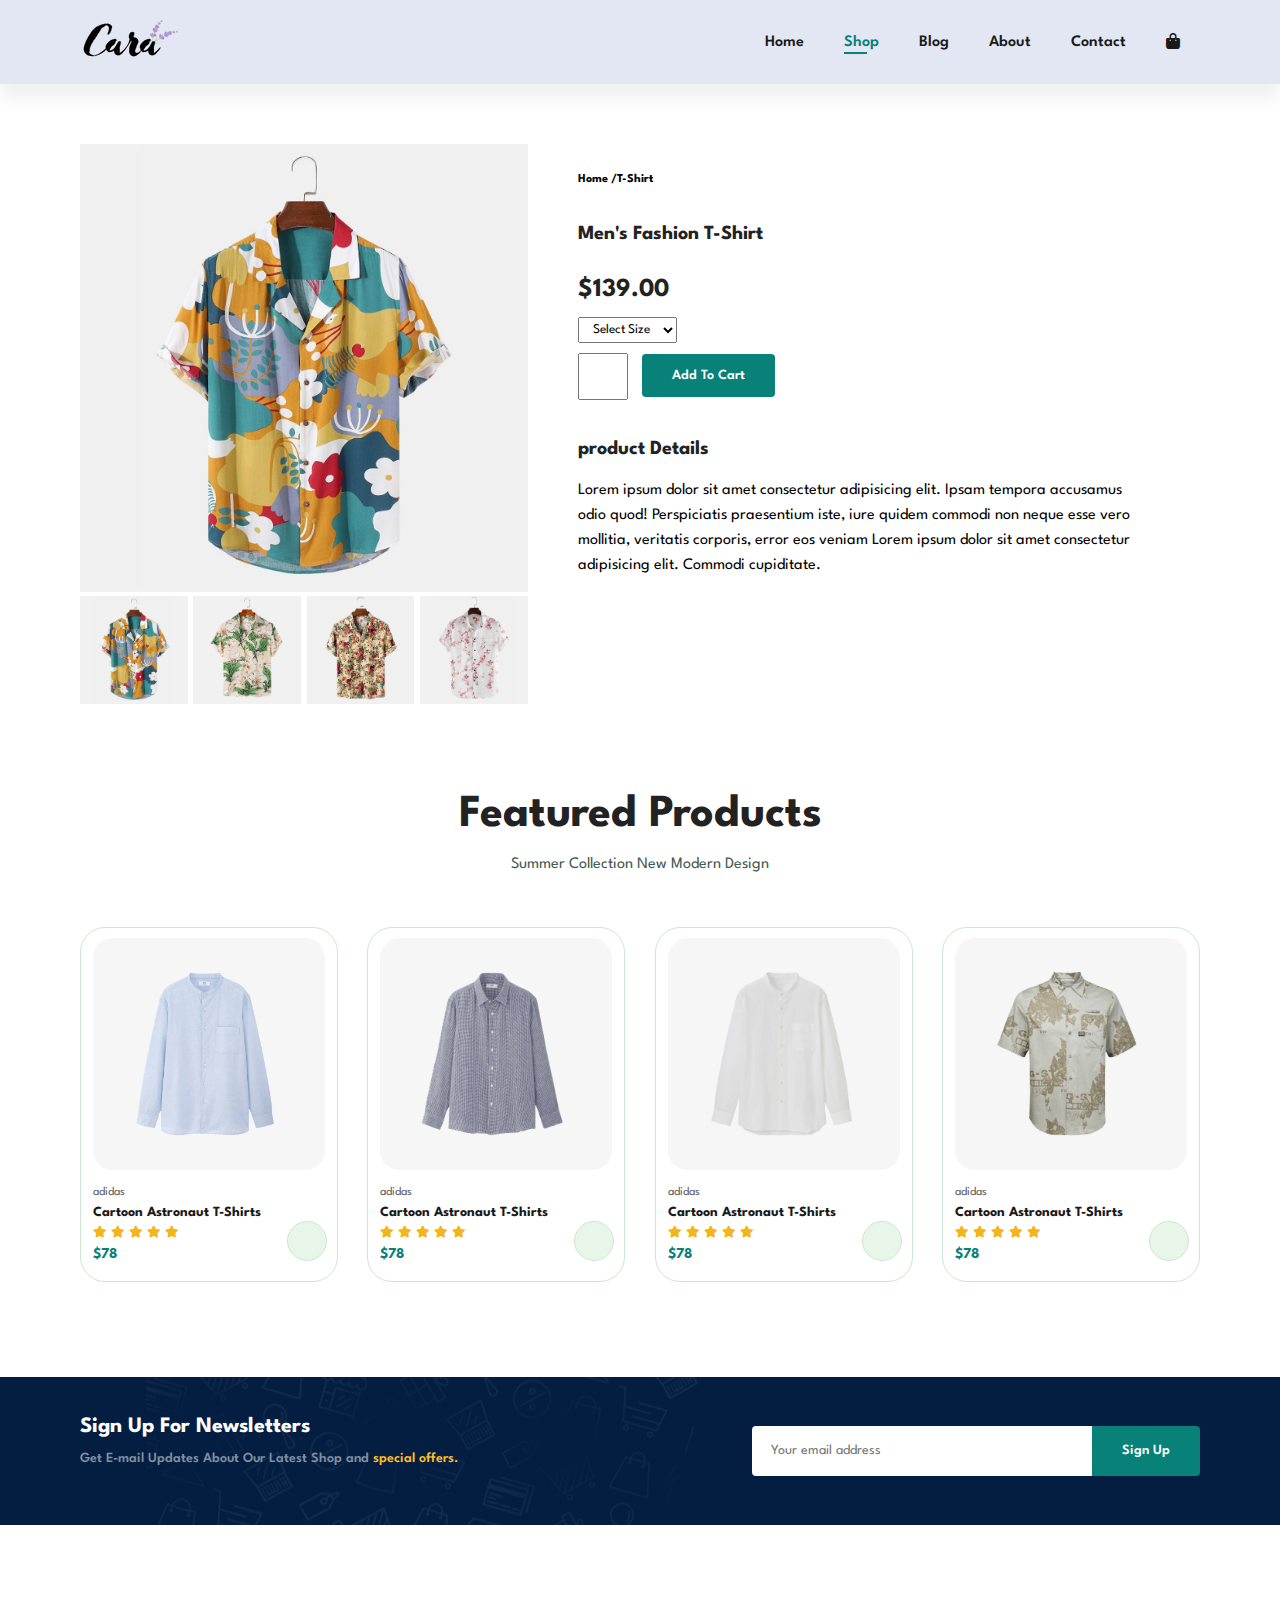
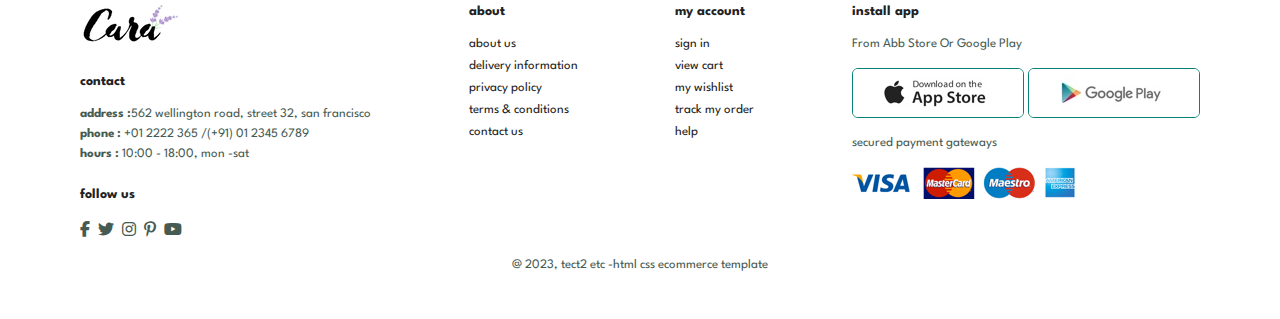
<file: singlproduct.html>
<!DOCTYPE html>
<html lang="en">
  <head>
    <meta charset="UTF-8" />
    <meta name="viewport" content="width=device-width, initial-scale=1.0" />
    <title>S-PRODUCT</title>
    <link rel="stylesheet" href="style.css" />

    <link
      rel="stylesheet"
      href="https://cdnjs.cloudflare.com/ajax/libs/font-awesome/6.4.2/css/all.min.css"
    />
  </head>
  <body>
    <section id="header">
      <a href=""><img src="img/logo.png" class="logo" alt="" /></a>
      <div>
        <ul id="navbar">
          <li><a href="index.html">Home</a></li>
          <li><a class="active" href="shop.html">Shop</a></li>
          <li><a href="blog.html">Blog</a></li>
          <li><a href="about.html">About</a></li>
          <li><a href="contact.html">Contact</a></li>
          <li id="lg-bag">
            <a href="cart.html"> <i class="fa-solid fa-bag-shopping"></i></a>
          </li>
          <a href="" id="close"><i class="fa-solid fa-xmark"></i></a>
        </ul>
      </div>
      <div id="mobile">
        <a href="cart.html"> <i class="fa-solid fa-bag-shopping"></i></a>

        <i id="bar" class="fas fa-outdent"></i>
      </div>
    </section>

    <section id="prodetails" class="section-p1">
        <div class="single-pro-img">
            <img src="img/products/f1.jpg" width="100%" id="MainImage" >
            <div class="small-img-group">
                <div class="small-img-col">
                    <img src="img/products/f1.jpg"  width="100%" class="small-img">
                </div>

                <div class="small-img-col">
                    <img src="img/products/f2.jpg"  width="100%" class="small-img">
                </div>
                <div class="small-img-col">
                    <img src="img/products/f3.jpg"  width="100%" class="small-img">
                </div>
                <div class="small-img-col">
                    <img src="img/products/f4.jpg"  width="100%" class="small-img">
                </div>

            </div>


        </div>

        <div class="single-pro-details">
            <h6>Home /T-Shirt</h6>
            <h4>Men's Fashion T-Shirt</h4>
            <h2>$139.00</h2>
            <select >
                <option > Select Size</option>
                <option > XL</option>
                <option > XXL</option>
                <option > Small</option>
                <option > Large</option>

            </select>
            <input type="number">
            <button class="normal">Add To Cart</button>
            <h4>product Details</h4>
            <span>Lorem ipsum dolor sit amet consectetur adipisicing elit.
                 Ipsam tempora accusamus odio quod! Perspiciatis 
                praesentium iste, iure quidem commodi non neque esse vero mollitia, veritatis corporis, 
                error eos veniam Lorem ipsum dolor sit amet consectetur adipisicing elit. Commodi cupiditate.
                  </span>


        </div>

    </section>

    <section id="product1" class="section-p1">
        <h2>Featured Products</h2>
        <p>Summer Collection New Modern Design</p>
        <div class="pro-container">
          <div class="pro">
            <img src="img/products/n1.jpg" alt="" />
            <div class="des">
              <span>adidas</span>
              <h5>Cartoon Astronaut T-Shirts</h5>
              <div class="star">
                <i class="fas fa-star"></i>
                <i class="fas fa-star"></i>
                <i class="fas fa-star"></i>
                <i class="fas fa-star"></i>
                <i class="fas fa-star"></i>
              </div>
              <h4>$78</h4>
            </div>
            <a href=""><i class="fal fa-shopping-cart cart"></i></a>
          </div>
          <div class="pro">
            <img src="img/products/n2.jpg" alt="" />
            <div class="des">
              <span>adidas</span>
              <h5>Cartoon Astronaut T-Shirts</h5>
              <div class="star">
                <i class="fas fa-star"></i>
                <i class="fas fa-star"></i>
                <i class="fas fa-star"></i>
                <i class="fas fa-star"></i>
                <i class="fas fa-star"></i>
              </div>
              <h4>$78</h4>
            </div>
            <a href=""><i class="fal fa-shopping-cart cart"></i></a>
          </div>
          <div class="pro">
            <img src="img/products/n3.jpg" alt="" />
            <div class="des">
              <span>adidas</span>
              <h5>Cartoon Astronaut T-Shirts</h5>
              <div class="star">
                <i class="fas fa-star"></i>
                <i class="fas fa-star"></i>
                <i class="fas fa-star"></i>
                <i class="fas fa-star"></i>
                <i class="fas fa-star"></i>
              </div>
              <h4>$78</h4>
            </div>
            <a href=""><i class="fal fa-shopping-cart cart"></i></a>
          </div>
          <div class="pro">
            <img src="img/products/n4.jpg" alt="" />
            <div class="des">
              <span>adidas</span>
              <h5>Cartoon Astronaut T-Shirts</h5>
              <div class="star">
                <i class="fas fa-star"></i>
                <i class="fas fa-star"></i>
                <i class="fas fa-star"></i>
                <i class="fas fa-star"></i>
                <i class="fas fa-star"></i>
              </div>
              <h4>$78</h4>
            </div>
            <a href=""><i class="fal fa-shopping-cart cart"></i></a>
          </div>
        
        </div>
      </section>
    <section id="newsletter" class="section-p1 section-m1">
      <div class="newstext">
        <h4>Sign Up For Newsletters</h4>
        <p>
          Get E-mail Updates About Our Latest Shop and
          <span>special offers.</span>
        </p>
      </div>
      <div class="form">
        <input type="text" placeholder="Your email address" />

        <button class="normal">Sign Up</button>
      </div>
    </section>

    <footer class="section-p1">
      <div class="col">
        <img class="logo" src="img/logo.png" alt="" />
        <h4>contact</h4>
        <p>
          <strong>address :</strong>562 wellington road, street 32, san
          francisco
        </p>
        <p><strong>phone :</strong> +01 2222 365 /(+91) 01 2345 6789</p>
        <p><strong>hours :</strong> 10:00 - 18:00, mon -sat</p>
        <div class="follow">
          <h4>follow us</h4>
          <div class="icon">
            <i class="fab fa-facebook-f"></i>
            <i class="fab fa-twitter"></i>
            <i class="fab fa-instagram"></i>
            <i class="fab fa-pinterest-p"></i>
            <i class="fab fa-youtube"></i>
          </div>
        </div>
      </div>

      <div class="col">
        <h4>about</h4>
        <a href="">about us</a>
        <a href=""> delivery information</a>
        <a href="">privacy policy</a>
        <a href="">terms & conditions</a>
        <a href="">contact us</a>
      </div>

      <div class="col">
        <h4>my account</h4>
        <a href="">sign in</a>
        <a href=""> view cart</a>
        <a href="">my wishlist</a>
        <a href="">track my order</a>
        <a href="">help</a>
      </div>
      <div class="col install">
        <h4>install app</h4>
        <p>From Abb Store Or Google Play</p>
        <div class="row">
          <img src="img/pay/app.jpg" alt="" />
          <img src="img/pay/play.jpg" alt="" />
        </div>
        <p>secured payment gateways</p>
        <img src="img/pay/pay.png" alt="" />
      </div>
      <div class="copyright">
        <p>@ 2023, tect2 etc -html css ecommerce template</p>
      </div>
    </footer>


<script>
    var MainImage =document.getElementById("MainImage");
    var smallImg =document.getElementsByClassName("small-img");

    smallImg[0].onclick = function(){
        MainImage.src=smallImg[0].src;
    }
    smallImg[1].onclick =function(){
        MainImage.src=smallImg[1].src;
    }
    smallImg[2].onclick =function(){
        MainImage.src=smallImg[2].src;
    }
    smallImg[3].onclick =function(){
        MainImage.src=smallImg[3].src;
    }
//     smallImg[3].addEventListener('click',() =>{
//         MainImage.src=smallImg[3].src;

// })
</script>
<script  src="jQuery.js"> </script>

    <script src="script.js"></script>
  </body>
</html>
</file>
<file: style.css>
@import url("https://fonts.googleapis.com/css2?family=Spartan:wght@100;200;300;400;500;600;700;800;900&display=swap");
* {
  margin: 0;
  padding: 0;
  box-sizing: border-box;
  font-family: "Spartan", sans-serif;
}

html,body {
  scroll-behavior: smooth;
  overflow-x: hidden !important;
}

/* Global Styles */

h1 {
  font-size: 50px;
  line-height: 64px;
  color: #222;
}

h2 {
  font-size: 46px;
  line-height: 54px;
  color: #222;
}

h4 {
  font-size: 20px;
  color: #222;
}

h6 {
  font-weight: 700;
  font-size: 12px;
}

p {
  font-size: 16px;
  color: #465b52;
  margin: 15px 0 20px 0;
}

.section-p1 {
  padding: 40px 80px;
}

.section-m1 {
  margin: 40px 0;
}
button.normal {
  font-size: 14px;
  font-weight: 600;
  padding: 15px 30px;
  color: #000;
  background-color: #fff;
  border-radius: 4px;
  cursor: pointer;
  border: none;
  outline: none;
  transition: 0.2s;
}
button.white {
  font-size: 13px;
  font-weight: 600;
  padding: 11px 18px;
  color: #fff;
  background-color: transparent;
  cursor: pointer;
  border: 1px solid #fff;
  outline: none;
  transition: 0.2s;
}

body {
  width: 100%;
}

/* header */
#header {
  display: flex;
  align-items: center;
  justify-content: space-between;
  padding: 20px 80px;
  background: #e3e6f3;
  box-shadow: 0 15px 15px rgba(0, 0, 0, 0.06);
  z-index: 999;
  position: sticky;
  top: 0px;
  left: 0;
}

#navbar {
  display: flex;
  align-items: center;
  justify-content: space-between;
}
#navbar li {
  list-style: none;
  padding: 0 20px;
  position: relative;
}

#navbar li a {
  text-decoration: none;
  font-size: 16px;
  font-weight: 600;
  color: #1a1a1a;
  transition: 0.3s ease;
}
#navbar li a:hover,
#navbar li a.active {
  color: #088178;
}
#navbar li a.active::after,
#navbar li a:hover::after {
  content: "";
  width: 30%;
  height: 2px;
  background: #088178;
  position: absolute;
  bottom: -4px;
  left: 20px;
}
#mobile {
  display: none;
  align-items: center;
}
#close {
  display: none;
}

/* home page */
#hero {
 
  background-color: #e3e6f3;
  width: 100%;
  height: 90vh;

  padding: 0px 6rem;
  display: flex;
  justify-content: center;
  align-items: center;
  gap: 2rem;
}
.imgDiv{
  display: flex;
  justify-content: center;
  align-items: center;
  width: 100%;
}
.contentDiv{
  width: 100%;
  height: 90vh;
  display: flex;
  flex-direction: column;
  justify-content: center;
  align-items: flex-start;
  z-index: 100;
}
#hero h4 {
  padding-bottom: 15px;
}
#hero h1 {
  color: #088178;
}
#hero button {
  background-image: url("img/button.png");
  background-color: transparent;
  color: #088178;
  border: 0;
  padding: 14px 80px 14px 65px;
  background-repeat: no-repeat;
  cursor: pointer;
  font-weight: 700;
  font-size: 15px;
}
/* feature section  
 */
#feature .fe-box {
  width: 168PX;
  text-align: center;
  padding: 25px 15px;
  box-shadow: 20px 20px 34px #07070708;
  border: 1px solid #cce7d0;
  border-radius: 4px;
  margin: 15px 0;
}
#feature .fe-box:hover {
  box-shadow: 10px 10px 54px rgba(70, 62, 221, 0.1);
}

#feature .fe-box img {
  width: 100%;
  margin-bottom: 10px;
}

#feature .fe-box h6 {
  display: inline-block;
  padding: 9px 8px 6px 8px;
  background-color: #fddde4;
  color: #088178;
  line-height: 1;
  border-radius: 4px;
}
#feature {
  display: flex;
  align-items: center;
  justify-content: space-between;
  flex-wrap: wrap;
}
#feature .fe-box:nth-child(2) h6 {
  background-color: #cdebbc;
}
#feature .fe-box:nth-child(3) h6 {
  background-color: #d1e8f2;
}
#feature .fe-box:nth-child(4) h6 {
  background-color: #cdd4f8;
}
#feature .fe-box:nth-child(5) h6 {
  background-color: #f6dbf6;
}
#feature .fe-box:nth-child(6) h6 {
  background-color: #fff2e5;
}

/* featured product 
 */
#product1 {
  text-align: center;
}
#product1 .pro-container {
  display: flex;
  justify-content: space-between;
  padding-top: 20px;
  flex-wrap: wrap;
}
#product1 .pro {
  width: 23%;
  min-width: 250px;
  padding: 10px 12px;
  border: 1px solid #cce7d0;
  border-radius: 25px;
  cursor: pointer;
  box-shadow: 20px 20px 30px hsla(0, 0, 0, 0.02);
  margin: 15px 0;
  transition: 0.2s ease;
  position: relative;
}
#product1 .pro:hover {
  box-shadow: 20px 20px 30px hsla(0, 0, 0, 0.06);
}
#product1 .pro img {
  width: 100%;
  height: 232px;
  border-radius: 20px;
}
#product1 .pro .des {
  text-align: start;
  padding: 10px 0;
}
#product1 .pro .des span {
  color: #606063;
  font-size: 12px;
}
#product1 .pro .des h5 {
  padding-top: 7px;
  padding-bottom: 6px;
  color: #1a1a1a;
  font-size: 14px;
}
#product1 .pro .des i {
  font-size: 12px;
  color: rgb(243, 181, 25);
}
#product1 .pro .des h4 {
  padding-top: 7px;
  color: #088178;
  font-weight: 700px;
  font-size: 15px;
}
#product1 .pro .cart {
  width: 40px;
  height: 40px;
  line-height: 40px;
  border-radius: 50%;
  background-color: #e8f6ea;
  font-weight: 700;
  
  color: #088178;
  border: 1px solid #cce7d0;
  position: absolute;
  bottom: 20px;
  right: 10px;
}
/* banner section-------------------  */

#banner {
  display: flex;
  flex-direction: column;
  justify-content: center;
  align-items: center;
  text-align: center;
  background-image: url(img/banner/b2.jpg);
  width: 100%;
  height: 40vh;
  background-size: cover;
  background-position: center;
}
#banner h4 {
  color: #fff;
  font-size: 16px;
}
#banner h2 {
  color: #fff;
  font-size: 30px;
  padding: 10px 0;
}
#banner h2 span {
  color: #ef3636;
}
#banner button:hover {
  background-color: #088178;
  color: #fff;
}

/* small banners */
#sm-banner {
  display: flex;
  justify-content: space-between;
  /* gap: 2rem; */
  flex-wrap: wrap;
}
#sm-banner .banner-box {
  display: flex;
  flex-direction: column;
  justify-content: center;
  align-items: flex-start;
  background-image: url(img2/photo_26_2023-09-03_15-04-20.jpg);
  min-width: 48%;
  height: 50vh;
  background-size: cover;
  background-position: center;
  padding: 30px;
}
#sm-banner .banner-box2 {
  background-image: url(img/banner/b10.jpg);
}
#sm-banner .banner-box h4 {
  color: #fff;
  font-size: 20px;
  font-weight: 300;
}
#sm-banner .banner-box h2 {
  color: #fff;
  font-size: 28px;
  font-weight: 800;
}
#sm-banner .banner-box span {
  color: #fff;
  font-size: 14px;
  font-weight: 500;
  padding-bottom: 15px;
}
#sm-banner .banner-box:hover button {
  background-color: #088178;
  border: 1px solid #088178;
}
/* banner3.............. */
#banner3 .banner-box {
  display: flex;
  flex-direction: column;
  justify-content: center;
  align-items: flex-start;
  background-image: url(img2/photo_10_2023-09-03_15-04-20.jpg);
  min-width: 30%;
  height: 30vh;
  background-size: cover;
  background-position: center;
  padding: 0 20px;
  margin-bottom: 20px;
}
#banner3 h2 {
  color: #fff;
  font-size: 22px;
  font-weight: 900;
}
#banner3 h3 {
  color: #ec544e;
  font-size: 15px;
  font-weight: 800;
}
#banner3 {
  display: flex;
  flex-wrap: wrap;
  justify-content: space-between;
  padding: 0 80px;
}
#banner3 .banner-box2 {
  background-image: url(img2/photo_18_2023-09-03_15-04-20.jpg);
}
#banner3 .banner-box3 {
  background-image: url(img2/photo_1_2023-09-03_16-29-22.jpg);
}
/* NEWS LETTER SECTION */

#newsletter {
  display: flex;
  align-items: center;
  justify-content: space-between;
  flex-wrap: wrap;
  background-image: url("img/banner/b14.png");
  background-repeat: no-repeat;
  background-position: 20% 30%;
  background-color: #041e42;
}
#newsletter h4 {
  font-size: 22px;
  font-weight: 700;
  color: #fff;
}
#newsletter p {
  font-size: 14px;
  font-weight: 600;
  color: #818ea0;
}
#newsletter p span {
  color: #ffbd27;
}
#newsletter input {
  height: 3.125rem;
  width: 100%;
  padding: 0 1.25em;
  font-size: 14px;
  border: 1px solid transparent;
  border-radius: 4px;
  outline: none;
  border-top-right-radius: 0;
  border-bottom-right-radius: 0;
}
#newsletter button {
  background-color: #088178;
  color: #fff;
  white-space: nowrap;
  border-top-left-radius: 0;
  border-bottom-left-radius: 0;
}
#newsletter .form {
  display: flex;
  width: 40%;
}

/* ............footer................. */
footer {
  display: flex;
  justify-content: space-between;
  flex-wrap: wrap;
}
footer .col {
  display: flex;
  flex-direction: column;
  align-items: flex-start;
  margin-bottom: 20px;
}
footer .logo {
  margin-bottom: 30px;
}

footer h4 {
  font-size: 14px;
  padding-bottom: 20px;
}
footer p {
  font-size: 13px;
  margin: 0 0 8px 0;
}
footer a {
  font-size: 13px;
  text-decoration: none;
  color: #222;
  margin-bottom: 10px;
}
footer .follow {
  margin-top: 20px;
}
footer .follow i {
  color: #465b52;
  padding-right: 4px;
  cursor: pointer;
}
footer .row img {
  border: 1px solid #088178;
  border-radius: 6px;
}
footer .install img {
  margin: 10px 0 15px 0;
}
footer .follow i:hover,
footer a:hover {
  color: #088178;
}

footer .copyright {
  width: 100%;
  text-align: center;
}



/* ------------------------------------ SHOP BAGE ----------------------------------------------- */
#page-header {
  background-image: url(img//banner/b1.jpg);
  height: 40vh;
  width: 100%;
  background-size: cover;
  display: flex;
  flex-direction: column;
  justify-content: center;
  text-align: center;
  padding: 14px;
}
#page-header h2,
#page-header p {
  color: #fff;
}
/* -------pagination---------------- */
#shop-pagination {
  display: flex;
  justify-content: center;
  text-align: center;
  display: flex;
  gap: 3px;
  list-style: none;
}
#shop-pagination li {
  text-decoration: none;
  background-color: #088178;
  padding: 15px 20px;
  border-radius: 4px;
  color: #fff;
  font-weight: 600;
}
#shop-pagination li i {
  font-size: 16px;
  font-weight: 600;
}
/* ----------------------------blog pagination---------------------- */
#pagination {
  display: flex;
  justify-content: center; 
  text-align: center;
  display: flex;
  gap: 3px;
  list-style: none;
}
#pagination li {
  text-decoration: none;
  background-color: #088178;
  padding: 15px 20px;
  border-radius: 4px;
  color: #fff;
  font-weight: 600;
}
#pagination .active{
  text-decoration: none;
  background-color:transparent;
  padding: 15px 20px;
  border-radius: 4px;
  color:  #088178;
  font-weight: 600;
  border: 2px solid  #088178;
}
#pagination li i {
  font-size: 16px;
  font-weight: 600;
}
/* --------------- single product---------------- */
#prodetails {
  display: flex;
  margin-top: 20px;
}
#prodetails .single-pro-img {
  width: 40%;
  margin-right: 50px;
}
#prodetails .small-img-group {
  display: flex;
  justify-content: space-between;
}
.small-img-col {
  flex-basis: 24%;
  cursor: pointer;
}
#prodetails .single-pro-details {
  width: 50%;
  padding-top: 30px;
}
#prodetails .single-pro-details h4 {
  padding: 40px 0 20px 0;
}
#prodetails .single-pro-details h2 {
  font-size: 26px;
}
#prodetails .single-pro-details select {
  display: block;
  padding: 5px 10px;
  margin-bottom: 10px;
}
#prodetails .single-pro-details input {
  width: 50px;
  height: 47px;
  padding-left: 10px;
  font-size: 10px;
  margin-right: 10px;
}
#prodetails .single-pro-details input:focus {
  outline: none;
}

#prodetails .single-pro-details button {
  background: #088178;
  color: #fff;
}
#prodetails .single-pro-details span {
  line-height: 25px;
}
/* -------------------------------------- blog bage-------------------------------- */
#page-header.blog-header {
  background-image: url(img/banner/b19.jpg);
}
#blog {
  padding: 150px 150px 0 150px;
}
#blog .blog-box {
  display: flex;
  align-items: center;
  width: 100%;
  position: relative;
  padding-bottom: 90px;
}
#blog .blog-img {
  width: 60%;
  margin-right: 40px;
}

#blog img {
  width: 100%;
  height: 300px;
  object-fit: cover;
}
#blog .blog-details a {
  text-decoration: none;
  font-size: 11px;
  color: #000;
  font-weight: 700;
  cursor: pointer;

  position: relative;
  transition: 0.3s;
}
#blog .blog-details a::after {
  content: "";
  width: 50px;
  height: 1px;
  background-color: #000;
  position: absolute;
  top: 4px;
  right: -60px;
}
#blog .blog-details a:hover {
  color: #088178;
}
#blog .blog-details a:hover::after {
  background-color: #088178;
}
#blog .blog-box h1 {
  position: absolute;
  top: -40px;
  left: 0;
  font-size: 70px;
  font-weight: 700;
  color: #c9cbce;
  z-index: -1;
}

/* --------------------------about page---------------- */
#page-header.about-header {
  background-image: url(img/about/banner.png);
}
#about-head {
  width: 100%;
  display: flex;
  align-items: center;
}
#about-head img {
  width: 50%;
  height: auto;
}
#about-head div {
  padding-left: 40px;
}
#about-app {
  text-align: center;
}
#about-app .video {
  width: 70%;
  height: 100%;
  margin: 30px auto 0 auto;
}
#about-app .video video {
  width: 100%;
  height: 100%;
  border-radius: 20px;
}
/* -----------------------contact page------------------------------ */
#contact-details{
  display: flex;
  align-items: center;
  justify-content: space-between;
}
#contact-details .details{
  width: 40%;
}
#contact-details .details span,
#form-details form span
{
  font-size: 12px;
}
#contact-details .details h2,
#form-details form h2
{
  font-size: 26px;
  line-height: 35px;
  padding: 20px 0;
}
#contact-details .details h3{
  font-size: 16px;
  padding-bottom: 15px;
}
#contact-details .details li{
  list-style: none;
  display: flex;
  padding: 10px 0;

}
#contact-details .details li i{
font-size: 14px;
padding-right: 22px;

}
#contact-details .details li p{
  font-size: 14px;
  margin: 0;
  
  }
  #contact-details .map{
    width: 55%;
    height: 400px;
    
    }
    #contact-details .map iframe{
      width: 100%;
      height: 100%;
      
      }
  
    /* ----------------------------------------------------------- */
    #form-details {
      display: flex;
      justify-content: space-between;
      padding: 80px;
      margin: 30px;
      border: 1px solid #e1e1e1;
    }
    #form-details form{
      width: 65%;
      display: flex;
      flex-direction: column;
      align-items: flex-start;
    }
    #form-details form input,
    #form-details form textarea
    {
      width: 100%;
      padding: 12px 15px;
      outline: none;
      margin-bottom: 20px;
      border: 1px solid #e1e1e1;
    
    }
    #form-details form button{
      background-color: #088178;
      color: #fff;
    }
    #form-details .people  div{
      padding-bottom: 25px;
      display: flex;
      align-items: flex-start;

    }
    #form-details .people div img{
      width: 65px;
      height: 65px;
      object-fit: cover;
      border-radius: 50%;
      margin-right: 15px;
    }
    #form-details .people div p{
   margin: 0;
   font-size: 13px;
   line-height: 25px;
    }

    #form-details .people div p span{
      display: block;
      font-size: 16px;
      font-weight: 600;
      color: #000;
    
    }
/* -------------- cart page---------------- */
#cart{
  overflow-x: auto;
}
#cart table {
width: 100%;
border-collapse: collapse;
table-layout: fixed;
white-space: nowrap;
}
#cart table img{
  width: 70px;
}

#cart table td:nth-child(1){
  width:100px ;
  text-align: center;
}
#cart table td:nth-child(2){
  width:150px ;
  text-align: center;
}
#cart table td:nth-child(3){
  width:100px ;
  text-align: center;
}
#cart table td:nth-child(4),
#cart table td:nth-child(5),
#cart table td:nth-child(6){
  width:150px ;
  text-align: center;
}
#cart table td:nth-child(5) input{
width: 70px;
padding: 10px 5px 10px 15px;
}
#cart table thead{
  border: 1px solid #e2e9e1;
  border-left: none;
  border-right: none; 
  
}
#cart table thead td{
  font-weight: 700;
  text-transform: uppercase;
  font-size: 13px;
  padding: 18px 0;
}
#cart table tbody td{
  padding-top: 15px;
  font-size: 13px;
}

#cart-add{
  display: flex;
  justify-content: space-between;
  flex-wrap: wrap;
}
#coupon{
  width: 50%;
  margin-bottom: 30px;

}
#coupon h3,
#subtotal h3{
  padding-bottom: 15px;
}
#coupon input{
  padding: 10px 20px;
  outline: none;
  width: 60%;
  margin-right: 10px;
  border: 1px solid #e2e9e1;

}
#coupon  button,
#subtotal button{
  background-color: #088178;
  color: #fff;
  padding: 11px 20px;
}
#subtotal{
width: 50%;
margin-bottom: 30px;
border: 1px solid #e2e9e1;
padding: 30px;
}
#subtotal table{
  border-collapse: collapse;
  width: 100%;
  margin-bottom: 20px;
}
#subtotal table td{
  width: 50%;
  border: 1px solid #e2e9e1;
  padding: 10px;
  font-size: 13px;
}
#cart-add{
  border-bottom: 1px solid #e2e9e1;

}
 #footer-color{
background-color: rgb(227, 231, 243);

box-shadow: rgba(100, 100, 111, 0.2) 0px 7px 29px 0px;

}
/* --------------------------------- medium screen-------------------------- */
@media (max-width: 799px) {
  /*.........responsive sidebar menu.......... */
#hero{
  display: flex;
  flex-direction: column;
  justify-content: center;
  align-items: center;
}
.imgDiv{
  justify-content: center;
  align-items: center;
  display: none;
}
  .section-p1 {
    padding: 40px 40px;
  }
  #navbar {
    display: flex;
    flex-direction: column;
    align-items: flex-start;
    justify-content: flex-start;
    position: fixed;
    top: 0;
    right: -300px;
    height: 100vh;
    width: 300px;
    background-color: #e3e6f3;
    box-shadow: 0 40px 60px rgba(0, 0, 0, 0.1);
    padding: 80px 0 0 10px;
    transition: 0.3s;
  }
  #navbar.active {
    right: 0;
  }
  #navbar li {
    margin-bottom: 25px;
  }
  #mobile {
    display: flex;
    align-items: center;
  }
  #mobile i {
    color: #1a1a1a;
    font-size: 24px;
    padding-left: 20px;
  }
  #close {
    display: initial;
    position: absolute;
    top: 30px;
    left: 30px;
    color: #222;
    font-size: 24px;
  }

  #lg-bag {
    display: none;
  }
  #hero {
    height: 70vh;
    padding: 0px 80px;
    background-position: top 30% right 30%;
  }
  
  /* -----------responsive hero section --------- */
  #feature {
    justify-content: center;
  }
  #feature .fe-box {
    margin: 15px 15px;
  }
  /* ------------------------------------------- */
  #product1 .pro-container {
    justify-content: center;
  }
  #product1 .pro {
    margin: 15px;
  }
  #banner {
    height: 20vh;
  }
  /* -------------- */
  #sm-banner{
    width: 100%;
    display: flex;
    flex-direction: column;
    gap: 1rem;
  }
  #sm-banner .banner-box {
    padding: 16px initial;
    min-width: 100%;
    height: 30vh;
  }
   /* #banner3 -------------------- */


#banner3 {
  display: flex;
  flex-wrap: wrap;
  justify-content: space-between;
  padding: 0 20px; /* Adjusted padding for responsiveness */
}

#banner3 .banner-box {
  width: 100%; /* Set width to 100% for full responsiveness */
  min-height: 200px; /* Adjusted minimum height */
  background-size: cover;
  background-position: center;
  padding: 20px; /* Adjusted padding */
  margin-bottom: 20px;
}

#banner3 h2 {
  color: #fff;
  font-size: 22px;
  font-weight: 900;
  margin-bottom: 10px; /* Added margin bottom */
}

#banner3 h3 {
  color: #ec544e;
  font-size: 15px;
  font-weight: 800;
}

/* Adjust background images for each banner-box */
#banner3 .banner-box:nth-child(1) {
  background-image: url(img2/photo_10_2023-09-03_15-04-20.jpg);
}

#banner3 .banner-box:nth-child(2) {
  background-image: url(img2/photo_18_2023-09-03_15-04-20.jpg);
}

#banner3 .banner-box:nth-child(3) {
  background-image: url(img2/photo_1_2023-09-03_16-29-22.jpg);
}

  /* -------------------- */
  #about-head {
    display: flex;
    flex-direction: column;

}
#about-head img {
  width: 100%;
  margin-bottom: 20px;
}
#about-head div {
  padding-left: 0px;
}
#about-app .video {
  width: 100%;
 
}
  #newsletter .form {
    width: 70%;
  }
  /* ---------------contact bage-------------- */
  #form-details {
    padding:40px ;
  }
  #form-details form {
    width: 50%;
  }
  /* ------cart----------- */
  #cart table td:nth-child(3){
    width:170px ;
    text-align: center;
  }
 

}
/* ------------------------------------------------------------------------------ */
@media (max-width: 1200px) {
  /* Responsive styles for banner3 section */

#banner3 {
  display: flex;
  flex-wrap: wrap;
  justify-content: space-between;
  padding: 0 80px; 
}

#banner3 .banner-box {
  width: 100%; 
  min-height: 200px; 
  background-size: cover;
  background-position: center;
  padding: 20px; 
  margin-bottom: 20px;
}

#banner3 h2 {
  color: #fff;
  font-size: 22px;
  font-weight: 900;
  margin-bottom: 10px; 
}

#banner3 h3 {
  color: #ec544e;
  font-size: 15px;
  font-weight: 800;
}

#banner3 .banner-box:nth-child(1) {
  background-image: url(img2/photo_10_2023-09-03_15-04-20.jpg);
}

#banner3 .banner-box:nth-child(2) {
  background-image: url(img2/photo_18_2023-09-03_15-04-20.jpg);
}

#banner3 .banner-box:nth-child(3) {
  background-image: url(img2/photo_1_2023-09-03_16-29-22.jpg);
}

}
/* -------------------------------------small screen------------------------------ */
@media (max-width: 477px) {
  .section-p1 {
    padding: 20px;
  }
  #header {
    padding: 10px 30px;
  }
  h1 {
    font-size: 38px;
  }
  h2 {
    font-size: 32px;
  }

  /* --------------- */
  #hero {
    padding: 0 20px;
    background-position: 55%;
  }
  /* --------------- */
  #feature {
    justify-content: space-between;
  }
  #feature .fe-box {
    width: 155px;
    margin: 0 0 15px 0;
  }
  /* -------------------- */
  #product1 .pro {
    width: 100%;
  }
  #banner {
    height: 40vh;
  }
  /* -------------- */
  #sm-banner .banner-box {
    height: 40vh;
  }
  #sm-banner .banner-box2 {
    margin-top: 20px;
  }
  /* -------------- */
  #banner3 {
    padding: 0 20px;
  }
  #banner3 .banner-box {
    width: 100%;
  }
  /* ----------- */
  #newsletter {
    padding: 40px 20px;
  }
  #newsletter .form {
    width: 100%;
  }
  /* ---------------- */
  footer .copyright {
    text-align: start;
  }
  /* --------------single product------------------- */
  #prodetails {
    display: flex;
    flex-direction: column;
  }

  #prodetails .single-pro-img {
    /* width: 100%; */
    min-width: 100%;
    margin-right: 0px;
  }
  #prodetails .single-pro-details {
    min-width: 100%;
    padding-left: 10px;
  }
  /* ------------blog page---------- */
  #blog {
    padding: 100px 20px 0 20px;
  }

  #blog .blog-box {
    display: flex;
    flex-direction: column;
    align-items: flex-start;
  }
  #blog .blog-img {
    width: 100%;
    margin-right: 0;
  }
  /* ---------about-bage----------- */
  #about-head {
    display: flex;
    flex-direction: column;

}
#about-head img {
  width: 100%;
  margin-bottom: 20px;
}
#about-head div {
  padding-left: 0px;
}
#about-app .video {
  width: 100%;
 
}
#feature{
  align-items: center;
  justify-content: center;
}
#feature .fe-box {
  width: 200px;
  margin: 0 0 15px 0;
}

/* --------------contact bage------------------ */
#contact-details {
  display: flex;
  flex-direction: column;
  
}
#contact-details .details {
  width: 100%;
  margin-bottom: 30px;

}
#contact-details .map {
  width: 100%;
  
}
#form-details {

  padding: 30px 10px;
  margin: 10px;
  flex-wrap: wrap;
}
#form-details form {
  width: 100%;
  margin-bottom: 30px;
}
/* -------------------cart page----------- */
#cart-add {
  display: flex;
  flex-direction: column;
}
#coupon {
  width: 100%;
}
#subtotal {
  width: 100%;
  padding: 20px;
}
}
</file>
